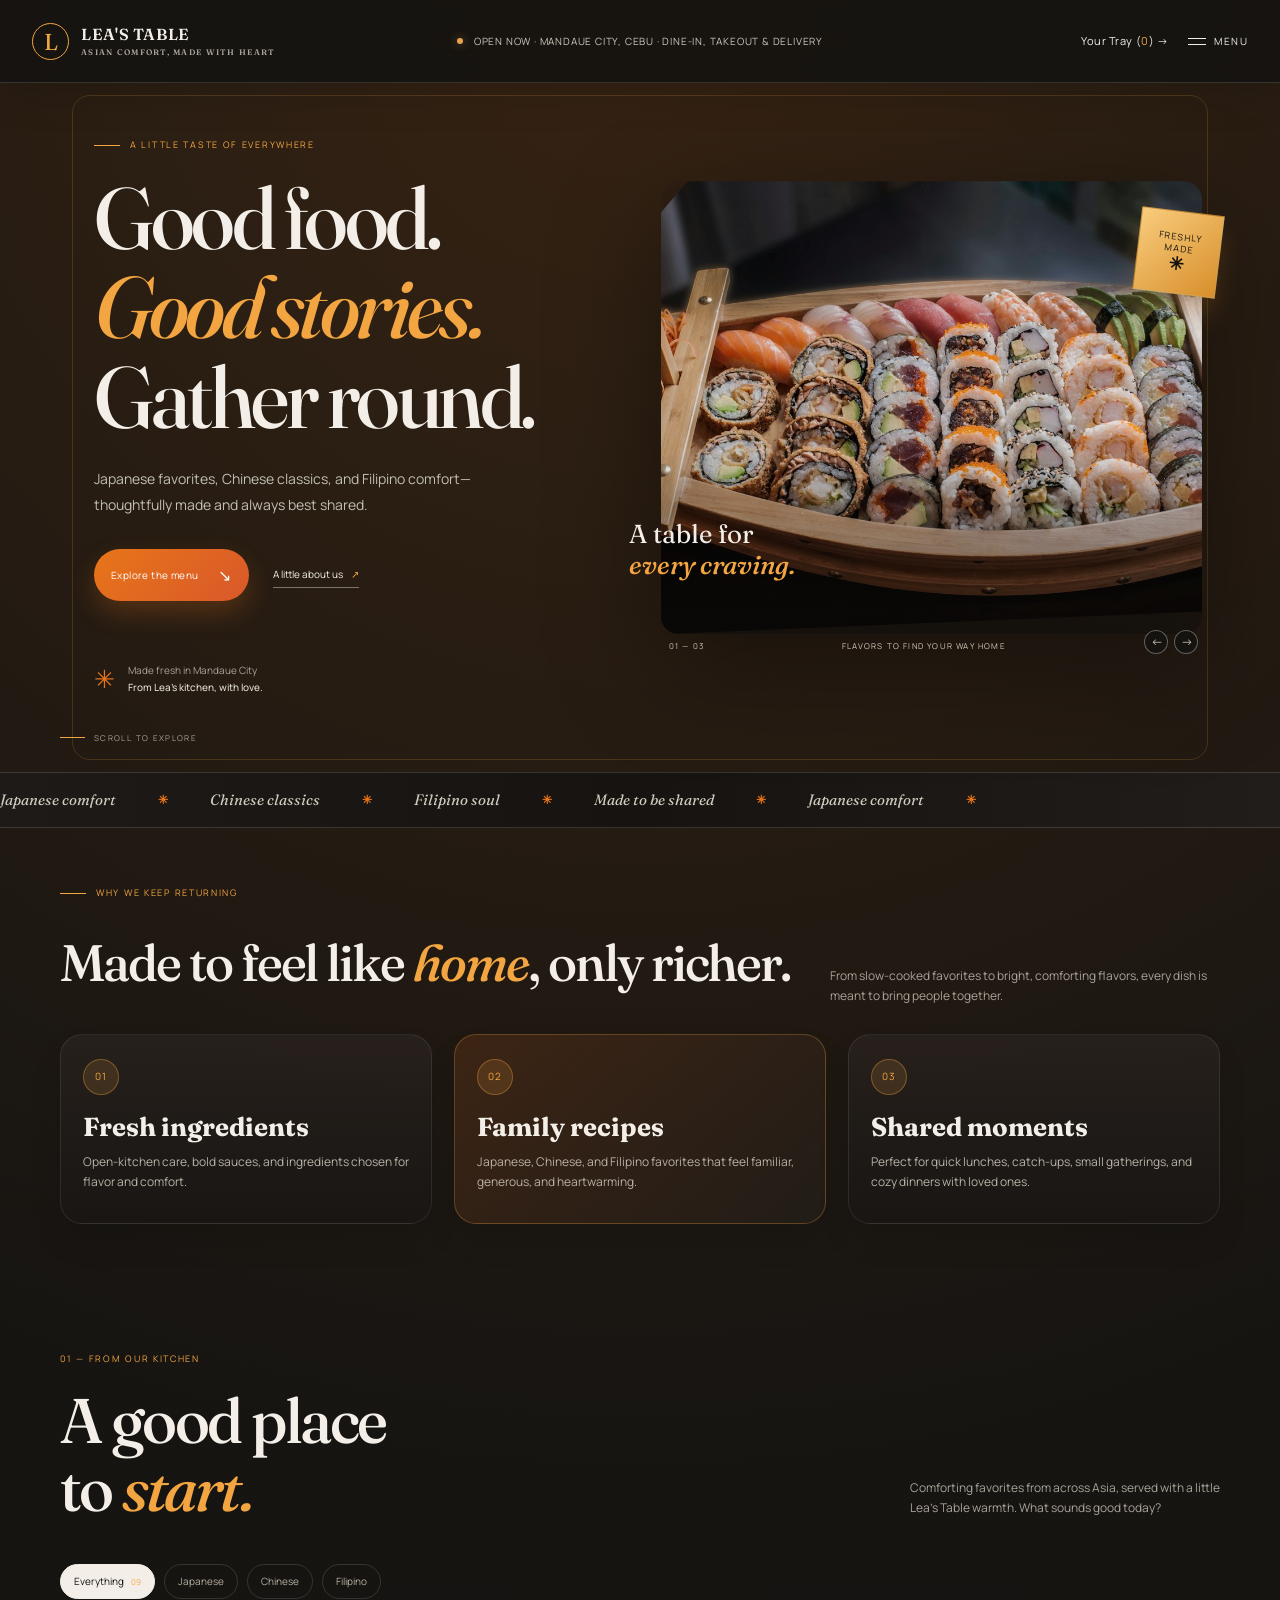
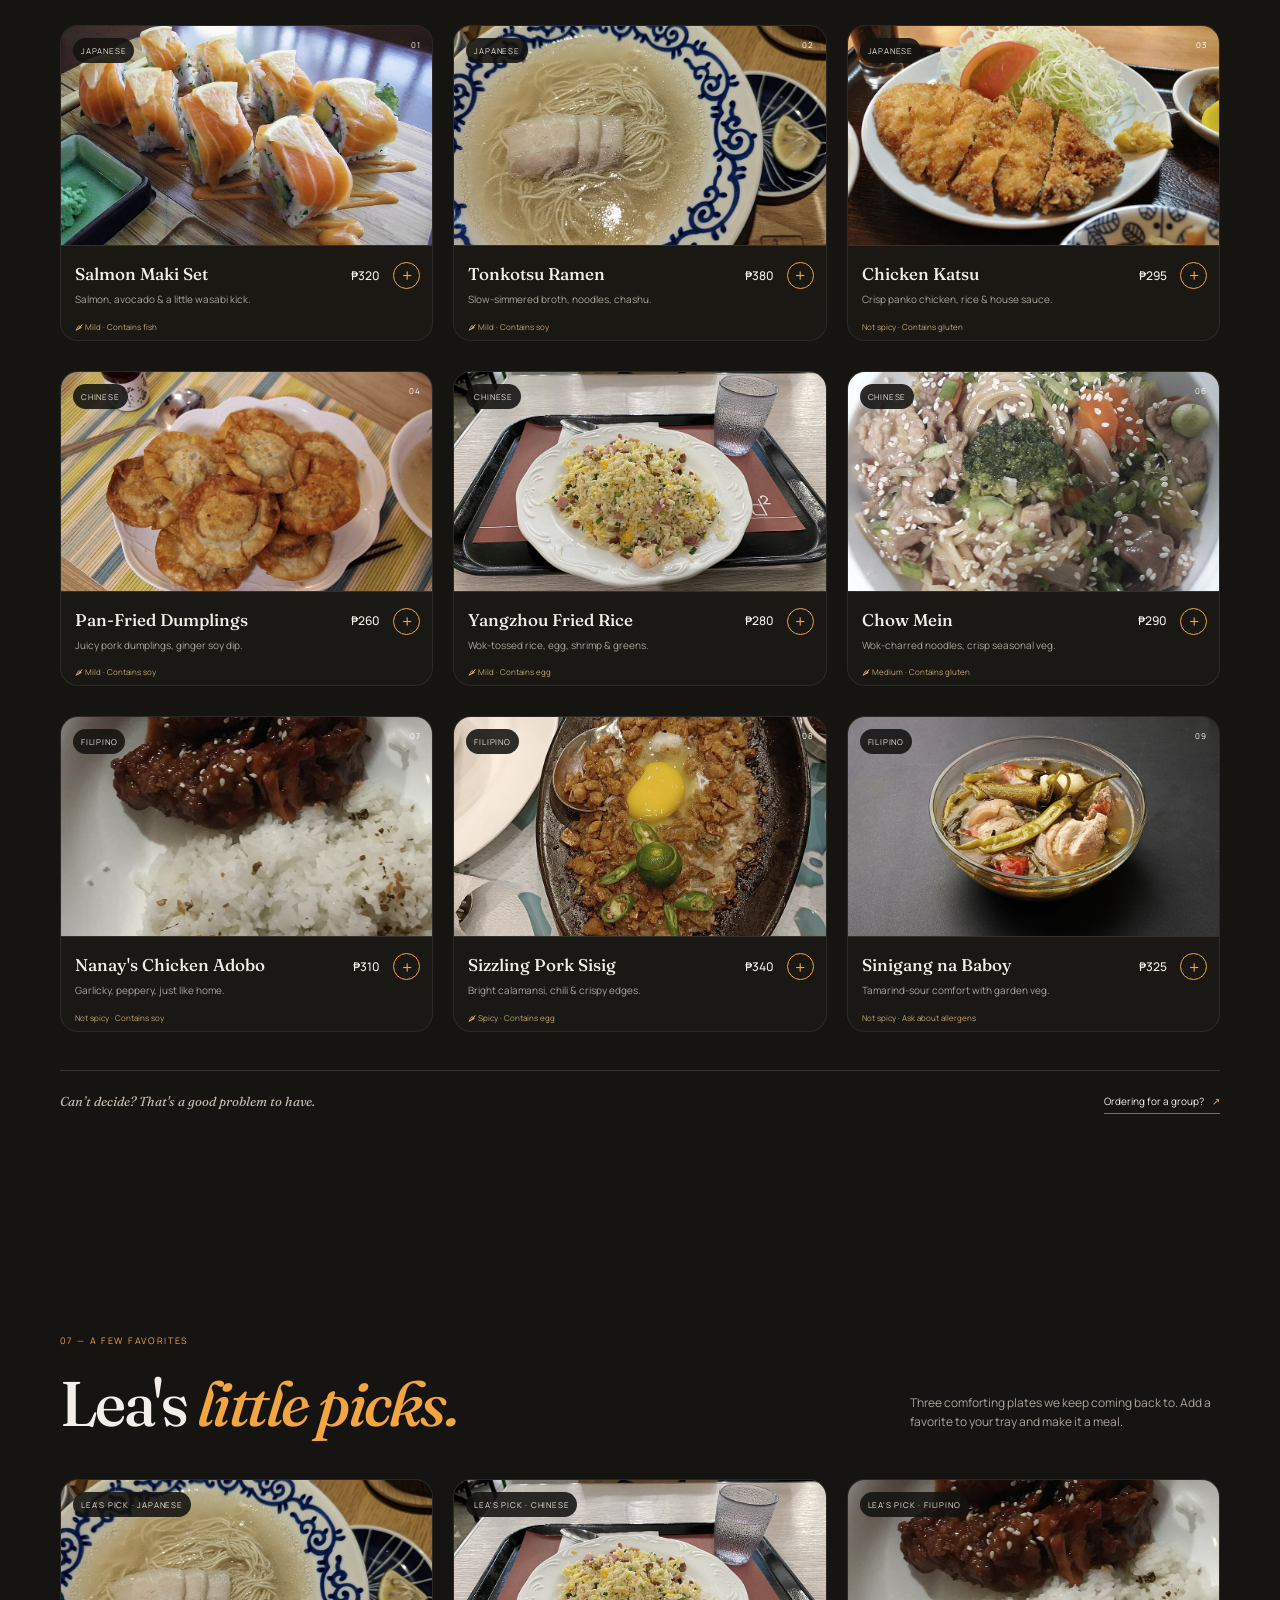
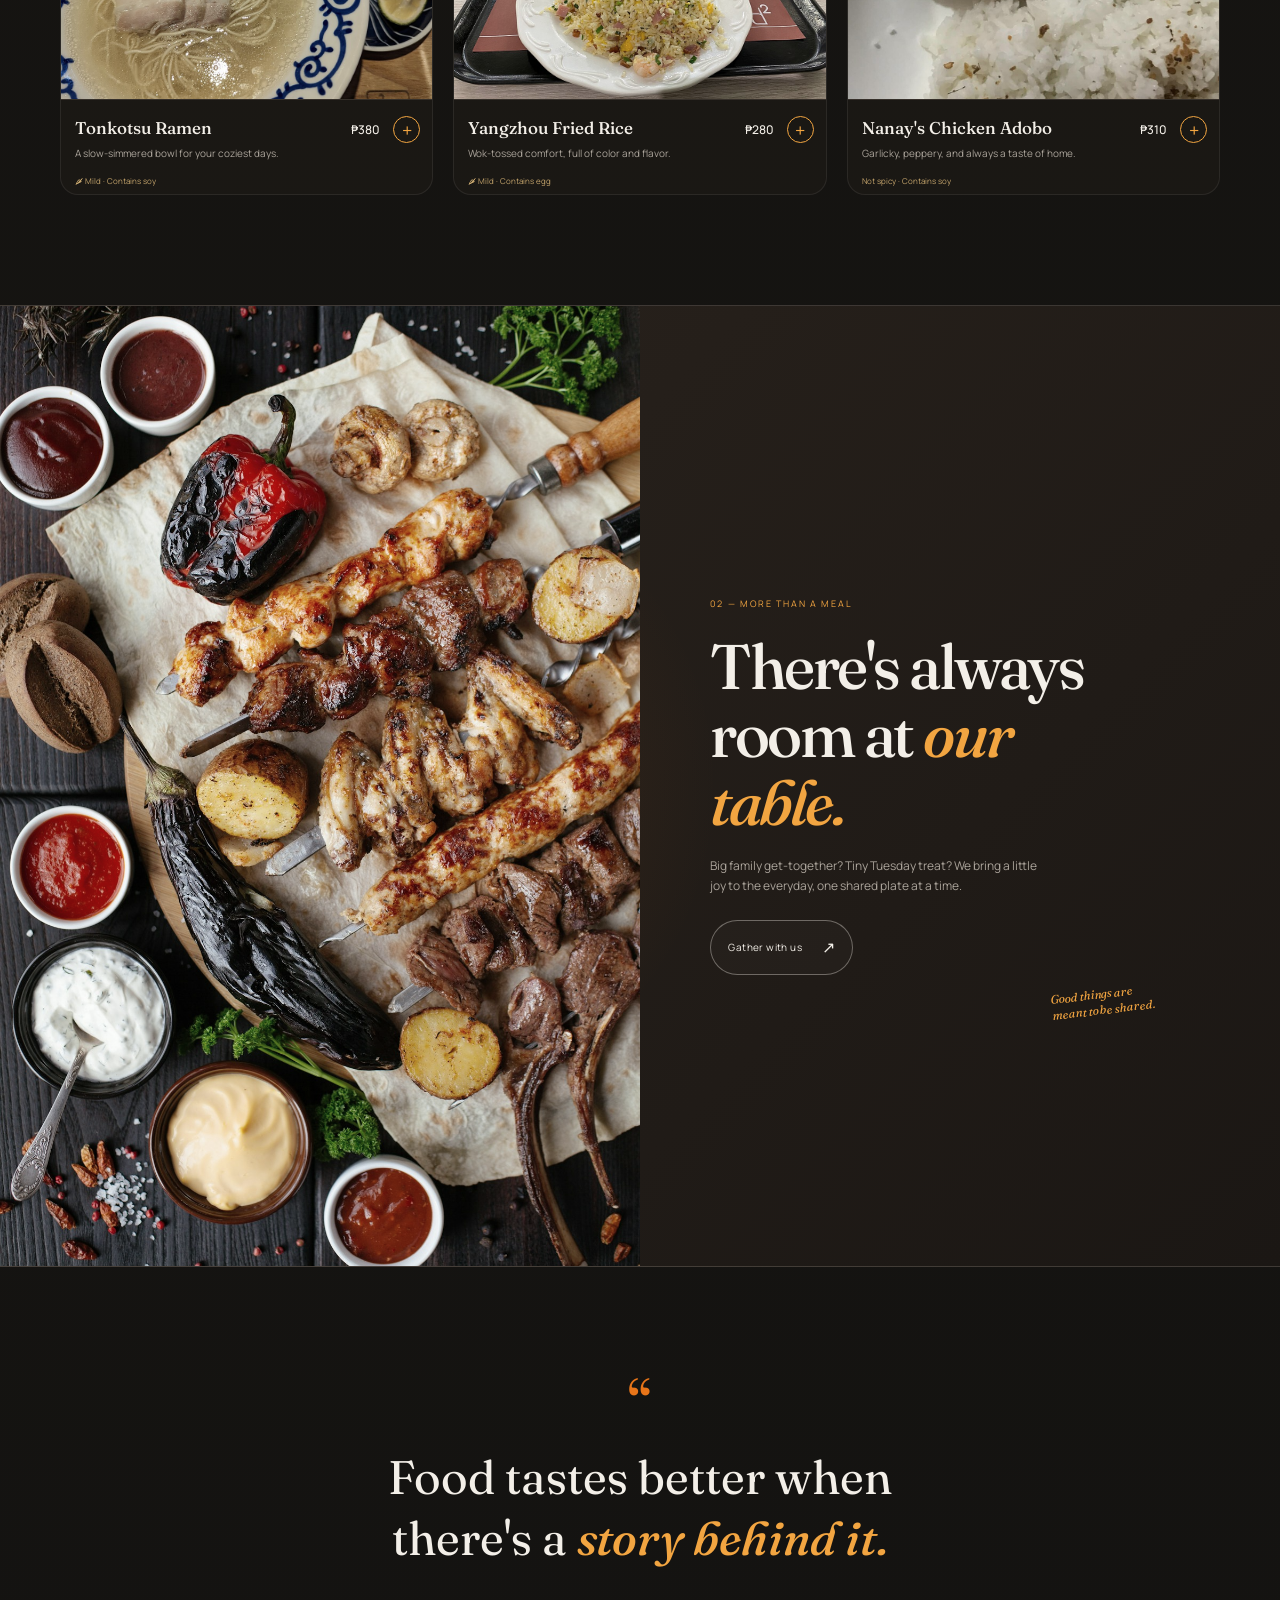
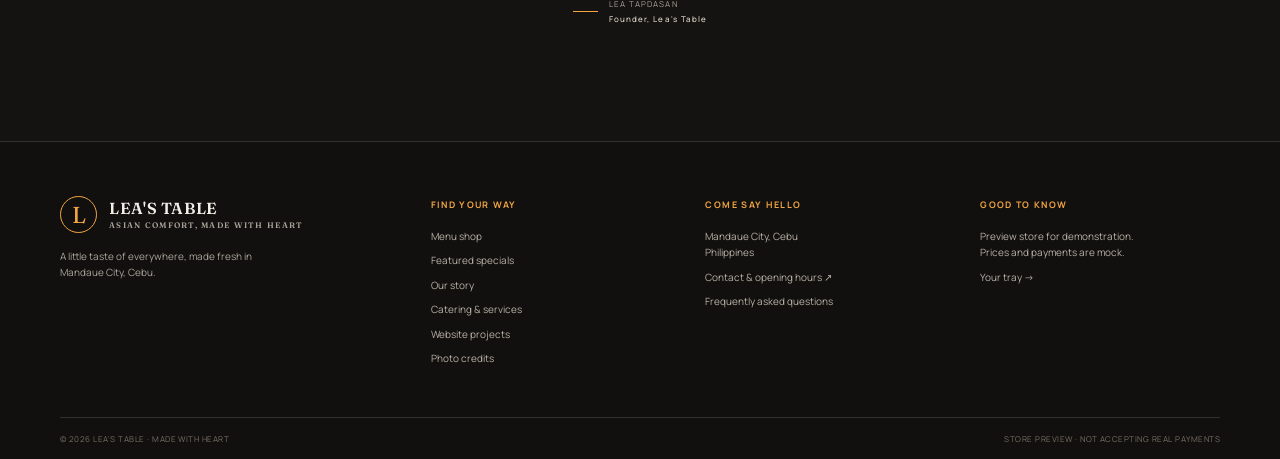
<file: index.html>
<!doctype html>
<html lang="en">
<head>
  <meta charset="utf-8">
  <meta name="viewport" content="width=device-width, initial-scale=1">
  <meta name="theme-color" content="#141311">
  <meta name="description" content="Japanese, Chinese, and Filipino comfort food, made with heart in Mandaue City.">
  <title>Lea's Table — Asian comfort, made with heart</title>
  <link rel="stylesheet" href="styles.css">
  <script src="site.js" defer></script>
</head>
<body>
  <div data-site-header></div>
  <main>
    <section class="hero wrap">
      <div class="hero-copy">
        <p class="eyebrow"><span class="eyebrow-line"></span> A little taste of everywhere</p>
        <h1>Good food.<br><em>Good stories.</em><br>Gather round.</h1>
        <p class="hero-intro">Japanese favorites, Chinese classics, and Filipino comfort—thoughtfully made and always best shared.</p>
        <div class="hero-actions"><a class="button button-red" href="#menu">Explore the menu <span>↘</span></a><a class="text-link" href="about.html">A little about us <span>↗</span></a></div>
        <div class="hero-note"><span class="note-stars">✳</span><span>Made fresh in Mandaue City<br><strong>From Lea's kitchen, with love.</strong></span></div>
      </div>
      <div class="hero-art">
        <img class="hero-photo" src="hero-sushi.jpg" alt="Fresh sushi rolls arranged on a dark platter">
        <div class="photo-stamp"><span>FRESHLY<br>MADE</span><b>✳</b></div>
        <div class="hero-caption"><span data-hero-count aria-live="polite">01 — 03</span><span data-hero-caption>Flavors to find your way home</span><div class="hero-controls"><button type="button" data-hero-prev aria-label="Previous featured dish">←</button><button type="button" data-hero-next aria-label="Next featured dish">→</button></div></div>
        <div class="photo-label">A table for<br><em>every craving.</em></div>
      </div>
      <div class="hero-scroll"><span></span> SCROLL TO EXPLORE</div>
    </section>

    <section class="ticker" aria-label="Our specialties"><div class="ticker-inner"><span>Japanese comfort</span><b>✳</b><span>Chinese classics</span><b>✳</b><span>Filipino soul</span><b>✳</b><span>Made to be shared</span><b>✳</b><span>Japanese comfort</span><b>✳</b></div></section>

    <section class="experience wrap" aria-label="Why guests love Lea's Table">
      <div class="experience-head">
        <div>
          <p class="eyebrow"><span class="eyebrow-line"></span> Why we keep returning</p>
          <h2>Made to feel like <em>home</em>, only richer.</h2>
        </div>
        <p>From slow-cooked favorites to bright, comforting flavors, every dish is meant to bring people together.</p>
      </div>
      <div class="experience-grid">
        <article class="experience-card">
          <span class="card-icon">01</span>
          <h3>Fresh ingredients</h3>
          <p>Open-kitchen care, bold sauces, and ingredients chosen for flavor and comfort.</p>
        </article>
        <article class="experience-card accent-card">
          <span class="card-icon">02</span>
          <h3>Family recipes</h3>
          <p>Japanese, Chinese, and Filipino favorites that feel familiar, generous, and heartwarming.</p>
        </article>
        <article class="experience-card">
          <span class="card-icon">03</span>
          <h3>Shared moments</h3>
          <p>Perfect for quick lunches, catch-ups, small gatherings, and cozy dinners with loved ones.</p>
        </article>
      </div>
    </section>

    <section class="section wrap menu-section" id="menu">
      <div class="section-heading">
        <div><p class="eyebrow">01 — From our kitchen</p><h2>A good place<br>to <em>start.</em></h2></div>
        <p>Comforting favorites from across Asia, served with a little Lea's Table warmth. What sounds good today?</p>
      </div>
      <div class="menu-controls" role="group" aria-label="Filter menu by cuisine">
        <button class="filter-chip active" type="button" data-filter="all">Everything <span>09</span></button>
        <button class="filter-chip" type="button" data-filter="Japanese">Japanese</button>
        <button class="filter-chip" type="button" data-filter="Chinese">Chinese</button>
        <button class="filter-chip" type="button" data-filter="Filipino">Filipino</button>
      </div>
      <div class="food-grid">
        <article class="food-card" data-cuisine="Japanese"><div class="food-image"><img src="salmon-maki.jpg" alt="Salmon-topped sushi rolls with rice and avocado"><span class="food-category">JAPANESE</span><span class="food-number">01</span></div><div class="food-info"><div><h3>Salmon Maki Set</h3><p>Salmon, avocado & a little wasabi kick.</p><span class="food-tags">🌶 Mild · Contains fish</span></div><div class="food-buy"><strong>₱320</strong><button class="add-button" type="button" data-add="Salmon Maki Set" data-price="320" aria-label="Add Salmon Maki Set to tray">+</button></div></div></article>
        <article class="food-card" data-cuisine="Japanese"><div class="food-image"><img src="tonkotsu-ramen.jpg" alt="Tonkotsu ramen with noodles and sliced pork"><span class="food-category">JAPANESE</span><span class="food-number">02</span></div><div class="food-info"><div><h3>Tonkotsu Ramen</h3><p>Slow-simmered broth, noodles, chashu.</p><span class="food-tags">🌶 Mild · Contains soy</span></div><div class="food-buy"><strong>₱380</strong><button class="add-button" type="button" data-add="Tonkotsu Ramen" data-price="380" aria-label="Add Tonkotsu Ramen to tray">+</button></div></div></article>
        <article class="food-card" data-cuisine="Japanese"><div class="food-image"><img src="chicken-katsu.jpg" alt="Breaded chicken katsu served with rice and sides"><span class="food-category">JAPANESE</span><span class="food-number">03</span></div><div class="food-info"><div><h3>Chicken Katsu</h3><p>Crisp panko chicken, rice & house sauce.</p><span class="food-tags">Not spicy · Contains gluten</span></div><div class="food-buy"><strong>₱295</strong><button class="add-button" type="button" data-add="Chicken Katsu" data-price="295" aria-label="Add Chicken Katsu to tray">+</button></div></div></article>
        <article class="food-card" data-cuisine="Chinese"><div class="food-image"><img src="pan-fried-dumplings.jpg" alt="Golden pan-fried dumplings with dipping sauce"><span class="food-category">CHINESE</span><span class="food-number">04</span></div><div class="food-info"><div><h3>Pan-Fried Dumplings</h3><p>Juicy pork dumplings, ginger soy dip.</p><span class="food-tags">🌶 Mild · Contains soy</span></div><div class="food-buy"><strong>₱260</strong><button class="add-button" type="button" data-add="Pan-Fried Dumplings" data-price="260" aria-label="Add Pan-Fried Dumplings to tray">+</button></div></div></article>
        <article class="food-card" data-cuisine="Chinese"><div class="food-image"><img src="yangzhou-fried-rice.jpg" alt="Yangzhou fried rice with egg, shrimp, and ham"><span class="food-category">CHINESE</span><span class="food-number">05</span></div><div class="food-info"><div><h3>Yangzhou Fried Rice</h3><p>Wok-tossed rice, egg, shrimp & greens.</p><span class="food-tags">🌶 Mild · Contains egg</span></div><div class="food-buy"><strong>₱280</strong><button class="add-button" type="button" data-add="Yangzhou Fried Rice" data-price="280" aria-label="Add Yangzhou Fried Rice to tray">+</button></div></div></article>
        <article class="food-card" data-cuisine="Chinese"><div class="food-image"><img src="chow-mein.jpg" alt="Chow mein noodles with vegetables and chicken"><span class="food-category">CHINESE</span><span class="food-number">06</span></div><div class="food-info"><div><h3>Chow Mein</h3><p>Wok-charred noodles, crisp seasonal veg.</p><span class="food-tags">🌶 Medium · Contains gluten</span></div><div class="food-buy"><strong>₱290</strong><button class="add-button" type="button" data-add="Chow Mein" data-price="290" aria-label="Add Chow Mein to tray">+</button></div></div></article>
        <article class="food-card" data-cuisine="Filipino"><div class="food-image"><img src="chicken-adobo.jpg" alt="Filipino chicken adobo served with rice"><span class="food-category">FILIPINO</span><span class="food-number">07</span></div><div class="food-info"><div><h3>Nanay's Chicken Adobo</h3><p>Garlicky, peppery, just like home.</p><span class="food-tags">Not spicy · Contains soy</span></div><div class="food-buy"><strong>₱310</strong><button class="add-button" type="button" data-add="Nanay's Chicken Adobo" data-price="310" aria-label="Add Nanay's Chicken Adobo to tray">+</button></div></div></article>
        <article class="food-card" data-cuisine="Filipino"><div class="food-image"><img src="pork-sisig.jpg" alt="Sizzling pork sisig topped with egg and chili"><span class="food-category">FILIPINO</span><span class="food-number">08</span></div><div class="food-info"><div><h3>Sizzling Pork Sisig</h3><p>Bright calamansi, chili & crispy edges.</p><span class="food-tags">🌶 Spicy · Contains egg</span></div><div class="food-buy"><strong>₱340</strong><button class="add-button" type="button" data-add="Sizzling Pork Sisig" data-price="340" aria-label="Add Sizzling Pork Sisig to tray">+</button></div></div></article>
        <article class="food-card" data-cuisine="Filipino"><div class="food-image"><img src="sinigang-na-baboy.jpg" alt="Pork sinigang soup with vegetables"><span class="food-category">FILIPINO</span><span class="food-number">09</span></div><div class="food-info"><div><h3>Sinigang na Baboy</h3><p>Tamarind-sour comfort with garden veg.</p><span class="food-tags">Not spicy · Ask about allergens</span></div><div class="food-buy"><strong>₱325</strong><button class="add-button" type="button" data-add="Sinigang na Baboy" data-price="325" aria-label="Add Sinigang na Baboy to tray">+</button></div></div></article>
      </div>
      <div class="menu-bottom"><p>Can’t decide? That's a good problem to have.</p><a class="text-link" href="services.html">Ordering for a group? <span>↗</span></a></div>
    </section>

    <section class="section wrap special-section" id="specials">
      <div class="section-heading">
        <div><p class="eyebrow">07 — A few favorites</p><h2>Lea's <em>little picks.</em></h2></div>
        <p>Three comforting plates we keep coming back to. Add a favorite to your tray and make it a meal.</p>
      </div>
      <div class="food-grid">
        <article class="food-card"><div class="food-image"><img src="tonkotsu-ramen.jpg" alt="A bowl of tonkotsu ramen, one of Lea's picks"><span class="food-category">LEA'S PICK · JAPANESE</span></div><div class="food-info"><div><h3>Tonkotsu Ramen</h3><p>A slow-simmered bowl for your coziest days.</p><span class="food-tags">🌶 Mild · Contains soy</span></div><div class="food-buy"><strong>₱380</strong><button class="add-button" type="button" data-add="Tonkotsu Ramen" data-price="380" aria-label="Add Tonkotsu Ramen to tray">+</button></div></div></article>
        <article class="food-card"><div class="food-image"><img src="yangzhou-fried-rice.jpg" alt="Yangzhou fried rice selected as a favorite"><span class="food-category">LEA'S PICK · CHINESE</span></div><div class="food-info"><div><h3>Yangzhou Fried Rice</h3><p>Wok-tossed comfort, full of color and flavor.</p><span class="food-tags">🌶 Mild · Contains egg</span></div><div class="food-buy"><strong>₱280</strong><button class="add-button" type="button" data-add="Yangzhou Fried Rice" data-price="280" aria-label="Add Yangzhou Fried Rice to tray">+</button></div></div></article>
        <article class="food-card"><div class="food-image"><img src="chicken-adobo.jpg" alt="A homestyle Filipino chicken adobo plate"><span class="food-category">LEA'S PICK · FILIPINO</span></div><div class="food-info"><div><h3>Nanay's Chicken Adobo</h3><p>Garlicky, peppery, and always a taste of home.</p><span class="food-tags">Not spicy · Contains soy</span></div><div class="food-buy"><strong>₱310</strong><button class="add-button" type="button" data-add="Nanay's Chicken Adobo" data-price="310" aria-label="Add Nanay's Chicken Adobo to tray">+</button></div></div></article>
      </div>
    </section>

    <section class="feature-band">
      <div class="feature-image"><img src="shared-meal.jpg" alt="Grilled food ready to be shared around the table"></div>
      <div class="feature-copy"><p class="eyebrow">02 — More than a meal</p><h2>There's always<br>room at <em>our table.</em></h2><p>Big family get-together? Tiny Tuesday treat? We bring a little joy to the everyday, one shared plate at a time.</p><a class="button button-outline" href="services.html">Gather with us <span>↗</span></a><span class="feature-aside">Good things are<br>meant to be shared.</span></div>
    </section>

    <section class="quote-section wrap"><span class="quote-mark">“</span><blockquote>Food tastes better when<br>there's a <em>story behind it.</em></blockquote><div class="quote-credit"><span class="credit-line"></span><span>LEA TAPDASAN<br><b>Founder, Lea's Table</b></span></div></section>
  </main>
  <div data-site-footer></div>
</body>
</html>
</file>
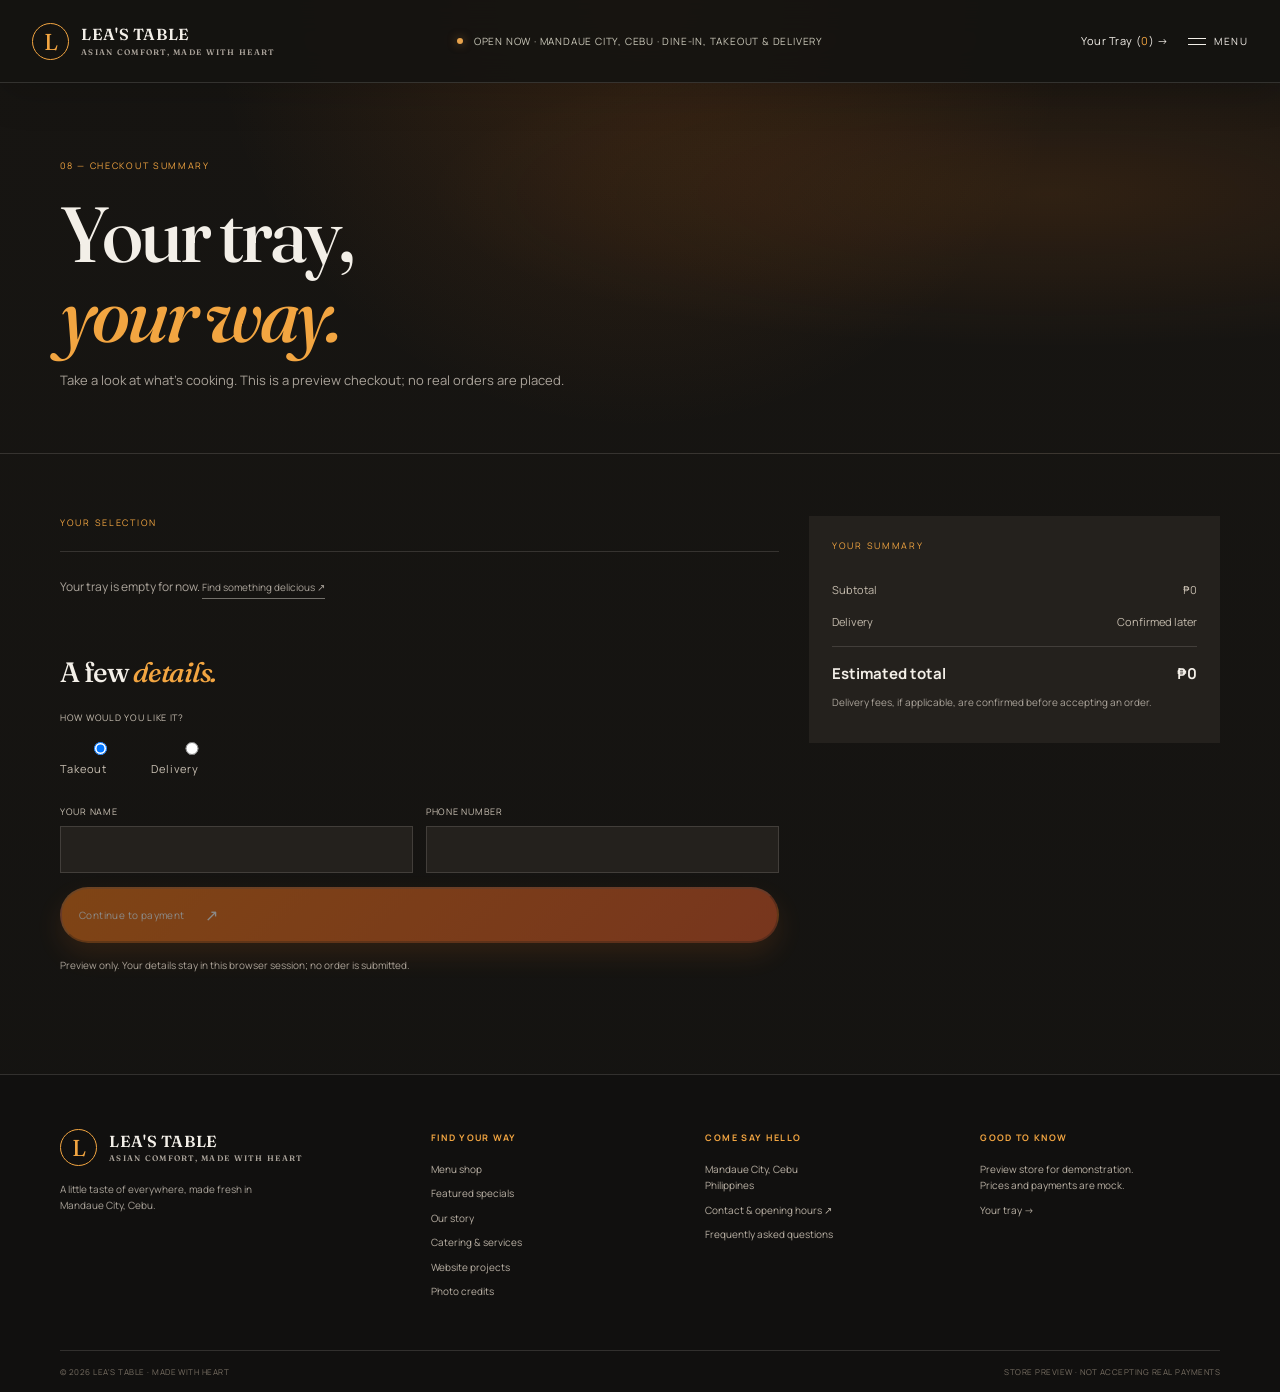
<file: checkout.html>
<!doctype html>
<html lang="en"><head><meta charset="utf-8"><meta name="viewport" content="width=device-width, initial-scale=1"><meta name="description" content="Review your Lea's Table order preview."><title>Your Tray — Lea's Table</title><link rel="stylesheet" href="styles.css"><script src="site.js" defer></script></head>
<body><div data-site-header></div><main>
  <section class="page-hero"><div class="wrap"><p class="eyebrow">08 — Checkout summary</p><h1>Your tray,<br><em>your way.</em></h1><p>Take a look at what's cooking. This is a preview checkout; no real orders are placed.</p></div></section>
  <section class="page-content wrap"><div class="checkout-layout"><div><p class="eyebrow">Your selection</p><div class="tray-list" data-checkout-items></div><h2 style="font-size:28px;margin-top:34px">A few <em>details.</em></h2><form class="checkout-form">
    <div class="field"><label>HOW WOULD YOU LIKE IT?</label><div class="delivery-options"><label><input type="radio" name="fulfillment" value="takeout" checked> Takeout</label><label><input type="radio" name="fulfillment" value="delivery"> Delivery</label></div></div>
    <div class="field" data-address-field hidden><label for="delivery-address">DELIVERY ADDRESS</label><input id="delivery-address" name="address" autocomplete="street-address" placeholder="Street, barangay, Mandaue City"></div>
    <div class="form-row"><div class="field"><label for="order-name">YOUR NAME</label><input id="order-name" name="name" required autocomplete="name"></div><div class="field"><label for="order-phone">PHONE NUMBER</label><input id="order-phone" name="phone" type="tel" required autocomplete="tel"></div></div>
    <button class="button button-red" type="submit" data-proceed>Continue to payment <span>↗</span></button><p class="payment-note">Preview only. Your details stay in this browser session; no order is submitted.</p>
  </form></div><aside class="summary-box"><p class="eyebrow">Your summary</p><div class="summary-line"><span>Subtotal</span><span data-subtotal>₱0</span></div><div class="summary-line"><span>Delivery</span><span>Confirmed later</span></div><div class="summary-line summary-total"><strong>Estimated total</strong><strong data-total>₱0</strong></div><p class="payment-note">Delivery fees, if applicable, are confirmed before accepting an order.</p></aside></div></section>
</main><div data-site-footer></div></body></html>
</file>
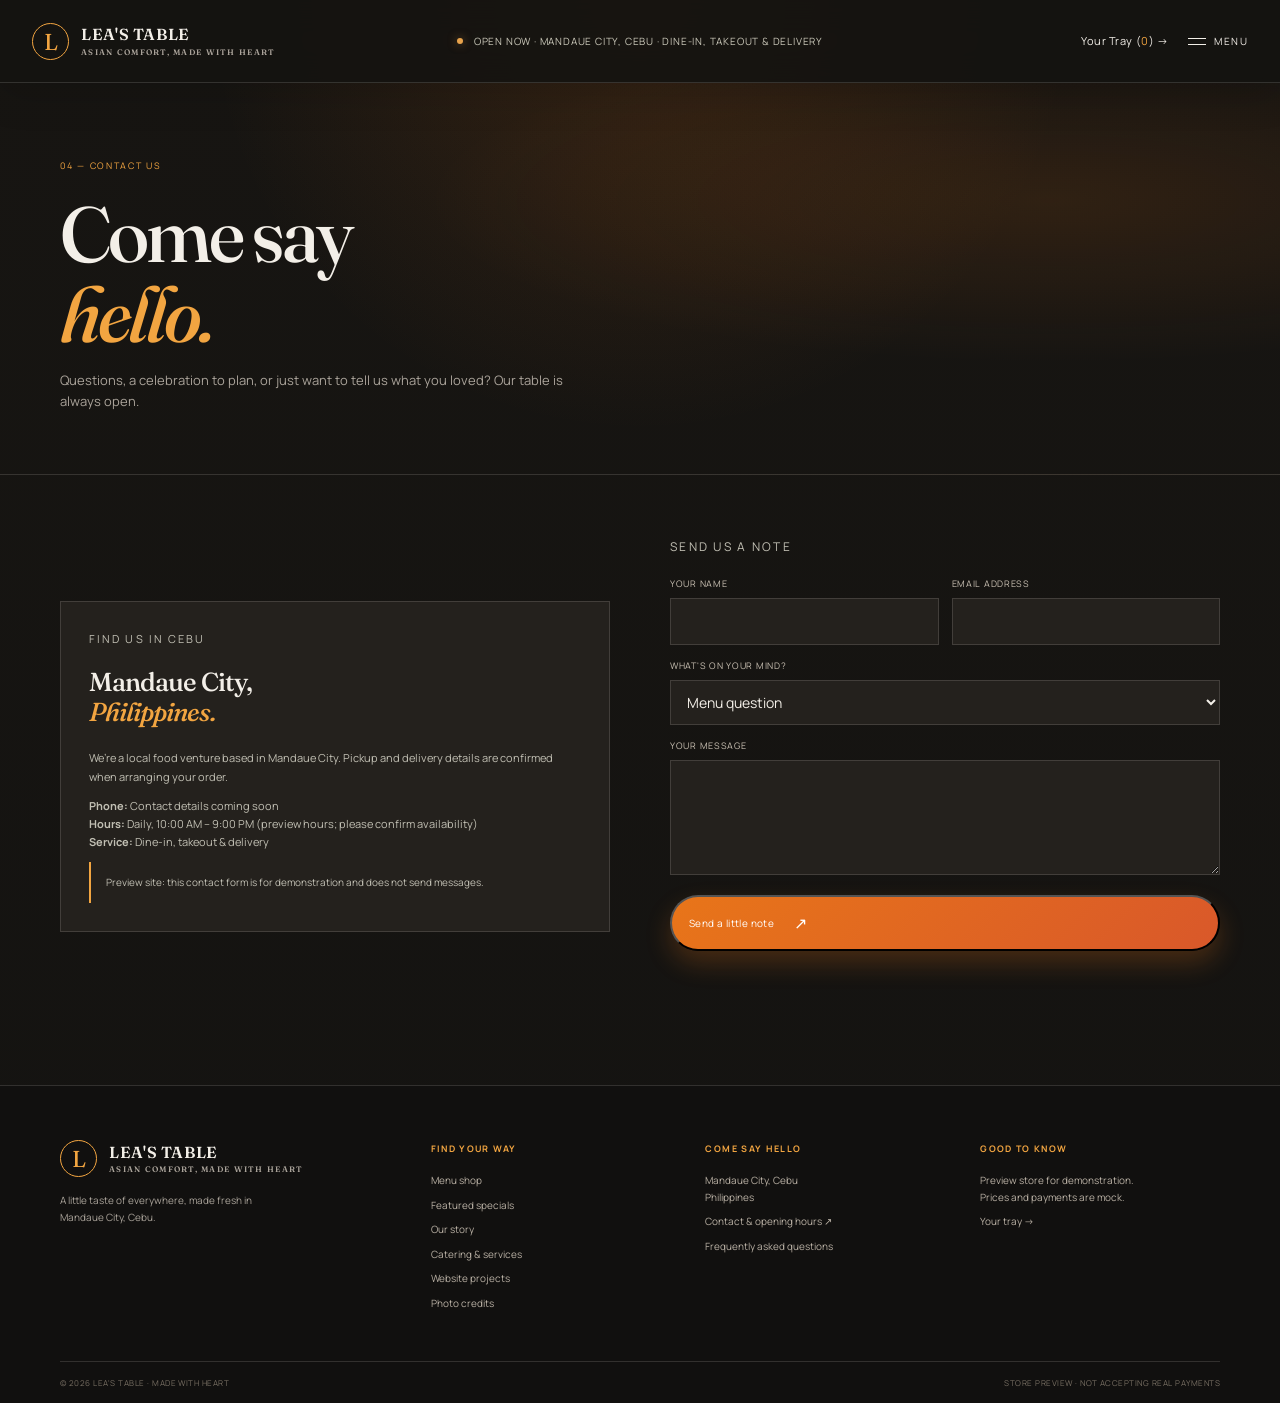
<file: contact.html>
<!doctype html>
<html lang="en"><head><meta charset="utf-8"><meta name="viewport" content="width=device-width, initial-scale=1"><meta name="description" content="Get in touch with Lea's Table in Mandaue City, Cebu."><title>Contact — Lea's Table</title><link rel="stylesheet" href="styles.css"><script src="site.js" defer></script></head>
<body><div data-site-header></div><main>
  <section class="page-hero"><div class="wrap"><p class="eyebrow">04 — Contact us</p><h1>Come say<br><em>hello.</em></h1><p>Questions, a celebration to plan, or just want to tell us what you loved? Our table is always open.</p></div></section>
  <section class="page-content wrap"><div class="content-grid"><div class="info-panel"><p class="eyebrow">Find us in Cebu</p><h2>Mandaue City,<br><em>Philippines.</em></h2><p>We’re a local food venture based in Mandaue City. Pickup and delivery details are confirmed when arranging your order.</p><p><strong>Phone:</strong> Contact details coming soon<br><strong>Hours:</strong> Daily, 10:00 AM – 9:00 PM (preview hours; please confirm availability)<br><strong>Service:</strong> Dine-in, takeout & delivery</p><div class="notice">Preview site: this contact form is for demonstration and does not send messages.</div></div><div><p class="eyebrow">Send us a note</p><form class="contact-form" data-contact-form><div class="form-row"><div class="field"><label for="contact-name">YOUR NAME</label><input id="contact-name" name="name" required autocomplete="name"></div><div class="field"><label for="contact-email">EMAIL ADDRESS</label><input id="contact-email" name="email" type="email" required autocomplete="email"></div></div><div class="field"><label for="contact-topic">WHAT'S ON YOUR MIND?</label><select id="contact-topic" name="topic"><option>Menu question</option><option>Catering or party trays</option><option>Delivery area</option><option>Something else</option></select></div><div class="field"><label for="contact-message">YOUR MESSAGE</label><textarea id="contact-message" name="message" required></textarea></div><button class="button button-red" type="submit">Send a little note <span>↗</span></button><p class="form-status" data-contact-status aria-live="polite"></p></form></div></div></section>
</main><div data-site-footer></div></body></html>
</file>
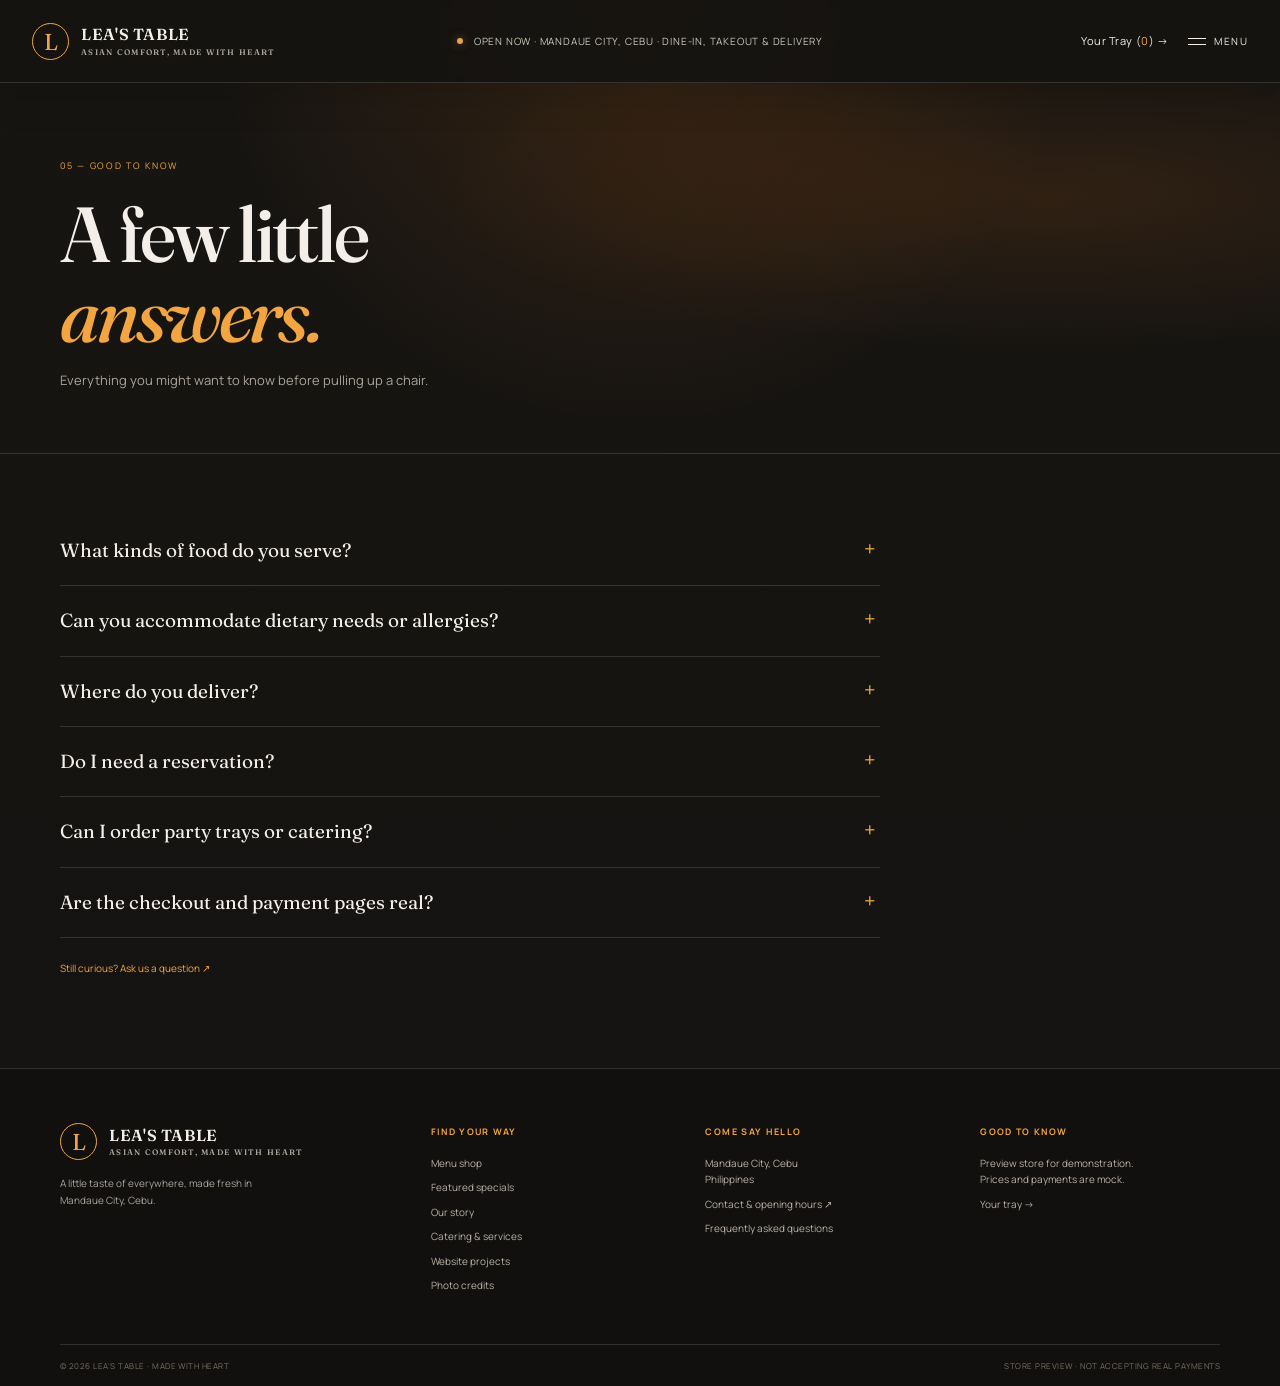
<file: faq.html>
<!doctype html>
<html lang="en"><head><meta charset="utf-8"><meta name="viewport" content="width=device-width, initial-scale=1"><meta name="description" content="Frequently asked questions about Lea's Table menu, dietary options, delivery, and reservations."><title>Frequently Asked Questions — Lea's Table</title><link rel="stylesheet" href="styles.css"><script src="site.js" defer></script></head>
<body><div data-site-header></div><main>
  <section class="page-hero"><div class="wrap"><p class="eyebrow">05 — Good to know</p><h1>A few little<br><em>answers.</em></h1><p>Everything you might want to know before pulling up a chair.</p></div></section>
  <section class="page-content wrap"><div class="faq-list">
    <details class="faq-item"><summary>What kinds of food do you serve?</summary><p>Our menu brings together Japanese favorites like sushi, ramen, and katsu; Chinese classics including dumplings, fried rice, and noodles; and Filipino comfort food such as adobo, sisig, and sinigang.</p></details>
    <details class="faq-item"><summary>Can you accommodate dietary needs or allergies?</summary><p>Some dishes may be adjusted. Please tell us about your dietary needs and allergies before ordering. Our kitchen handles common allergens, so we cannot guarantee an allergen-free meal.</p></details>
    <details class="faq-item"><summary>Where do you deliver?</summary><p>We serve Mandaue City and selected nearby areas in Cebu, subject to availability. We’ll confirm the delivery radius, timing, and any delivery fee when arranging your order.</p></details>
    <details class="faq-item"><summary>Do I need a reservation?</summary><p>For groups, private dining, and catering, getting in touch ahead of time is recommended. Availability depends on the date and group size.</p></details>
    <details class="faq-item"><summary>Can I order party trays or catering?</summary><p>Absolutely. Visit our Culinary Services page and contact us with your date, guest count, and the kind of gathering you’re planning.</p></details>
    <details class="faq-item"><summary>Are the checkout and payment pages real?</summary><p>No. This is a store preview. Adding items and trying the checkout flow are demonstrations only; no real orders or payments are processed.</p></details>
    <a class="showcase-link" href="contact.html">Still curious? Ask us a question ↗</a>
  </div></section>
</main><div data-site-footer></div></body></html>
</file>
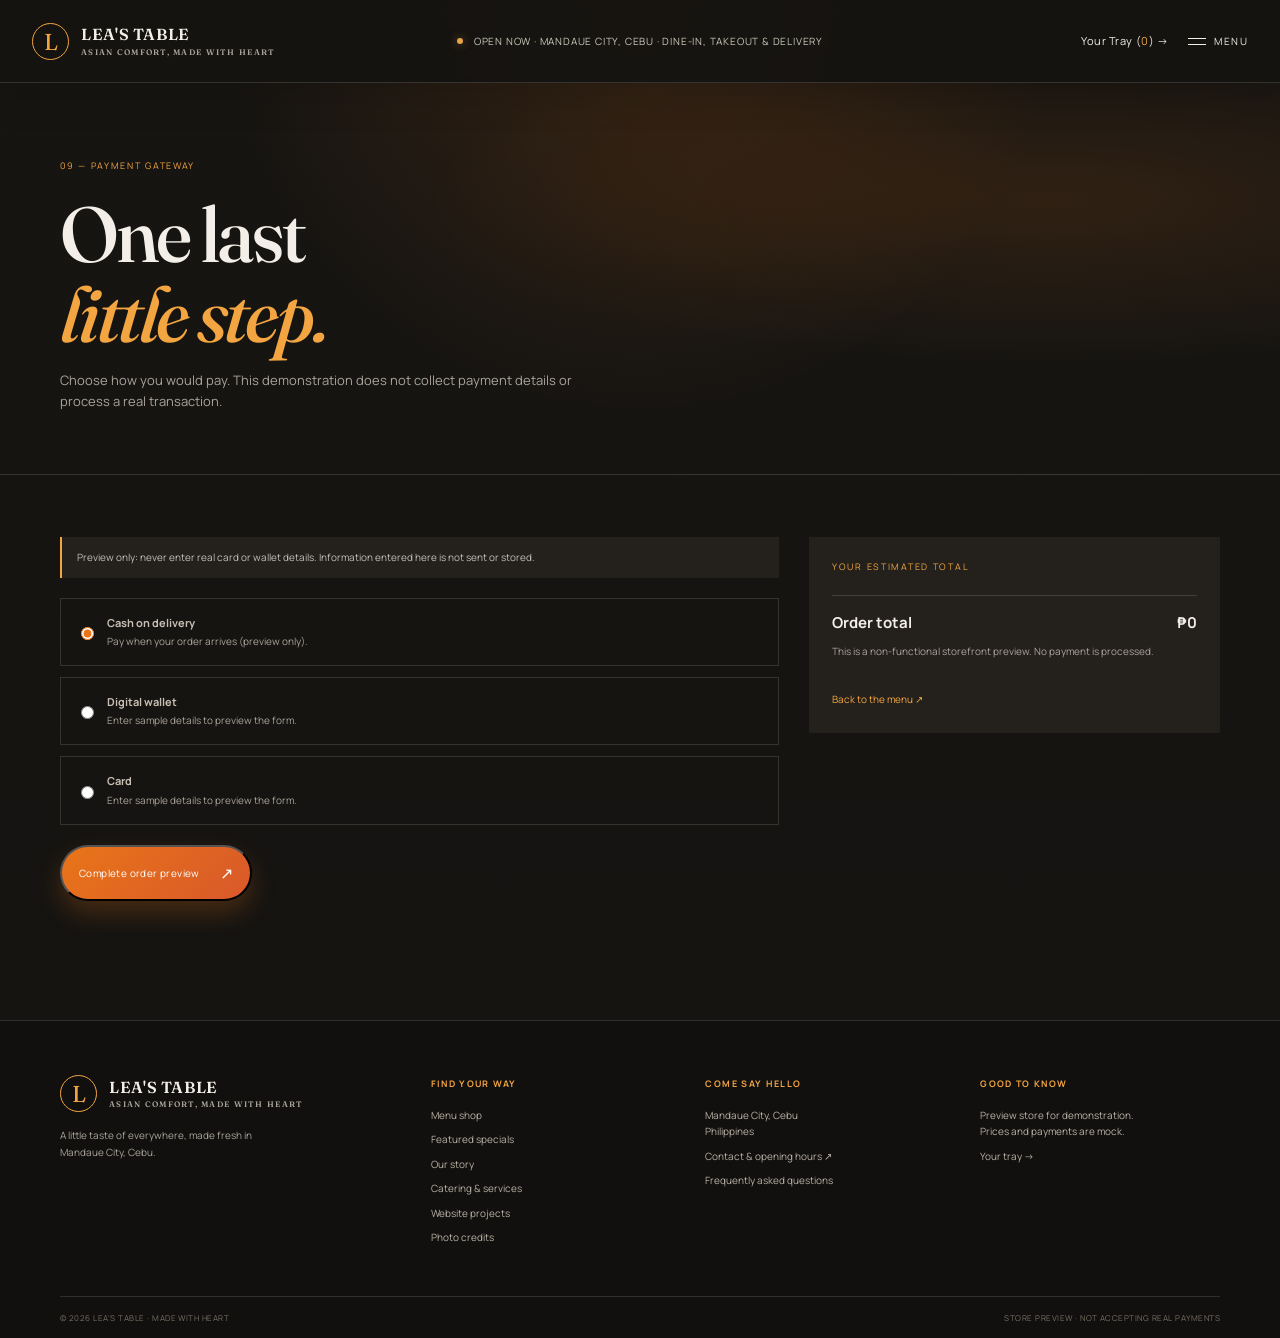
<file: payment.html>
<!doctype html>
<html lang="en"><head><meta charset="utf-8"><meta name="viewport" content="width=device-width, initial-scale=1"><meta name="description" content="Choose a mock payment method for your Lea's Table order preview."><title>Payment Preview — Lea's Table</title><link rel="stylesheet" href="styles.css"><script src="site.js" defer></script></head>
<body><div data-site-header></div><main>
  <section class="page-hero"><div class="wrap"><p class="eyebrow">09 — Payment gateway</p><h1>One last<br><em>little step.</em></h1><p>Choose how you would pay. This demonstration does not collect payment details or process a real transaction.</p></div></section>
  <section class="page-content wrap"><div class="checkout-layout"><div><div class="notice">Preview only: never enter real card or wallet details. Information entered here is not sent or stored.</div><form data-payment-form autocomplete="off">
    <div class="payment-options" role="radiogroup" aria-label="Choose a payment method">
      <label><input type="radio" name="payment-method" value="cash" checked> <span><strong>Cash on delivery</strong><br><span class="payment-note">Pay when your order arrives (preview only).</span></span></label>
      <label><input type="radio" name="payment-method" value="wallet"> <span><strong>Digital wallet</strong><br><span class="payment-note">Enter sample details to preview the form.</span></span></label>
      <label><input type="radio" name="payment-method" value="card"> <span><strong>Card</strong><br><span class="payment-note">Enter sample details to preview the form.</span></span></label>
    </div>
    <fieldset class="payment-details" data-payment-fields="wallet" hidden disabled>
      <legend>Digital wallet details</legend>
      <p class="detail-note">Use sample information only. No wallet is connected.</p>
      <div class="field"><label for="wallet-provider">Wallet provider</label><select id="wallet-provider" name="wallet-provider" required><option value="" selected disabled>Choose a provider</option><option value="gcash">GCash</option><option value="maya">Maya</option></select></div>
      <div class="field"><label for="wallet-account-name">Account name</label><input id="wallet-account-name" name="wallet-account-name" type="text" autocomplete="off" placeholder="Sample Name" required></div>
      <div class="field"><label for="wallet-contact">Wallet mobile number or email</label><input id="wallet-contact" name="wallet-contact" type="text" autocomplete="off" placeholder="sample@example.com" required></div>
    </fieldset>
    <fieldset class="payment-details" data-payment-fields="card" hidden disabled>
      <legend>Card details</legend>
      <p class="detail-note">Use sample information only. This form does not authorize or process a card.</p>
      <div class="field"><label for="cardholder-name">Name on card</label><input id="cardholder-name" name="cardholder-name" type="text" autocomplete="off" placeholder="Sample Name" required></div>
      <div class="field"><label for="card-number">Card number</label><input id="card-number" name="card-number" type="text" inputmode="numeric" autocomplete="off" placeholder="0000 0000 0000 0000" pattern="[0-9 ]{12,23}" title="Enter sample digits only." maxlength="23" required></div>
      <div class="form-row">
        <div class="field"><label for="card-expiry">Expiry date (MM/YY)</label><input id="card-expiry" name="card-expiry" type="text" inputmode="numeric" autocomplete="off" placeholder="MM/YY" pattern="(0[1-9]|1[0-2])/[0-9]{2}" title="Use MM/YY format." maxlength="5" required></div>
        <div class="field"><label for="card-security-code">Security code</label><input id="card-security-code" name="card-security-code" type="password" inputmode="numeric" autocomplete="off" placeholder="3 or 4 digits" pattern="[0-9]{3,4}" title="Enter 3 or 4 sample digits." maxlength="4" required></div>
      </div>
    </fieldset>
    <button class="button button-red" type="submit" data-payment-submit disabled>Complete order preview <span>↗</span></button><p data-payment-status class="form-status" aria-live="polite"></p>
  </form></div><aside class="summary-box"><p class="eyebrow">Your estimated total</p><div class="summary-line summary-total"><strong>Order total</strong><strong data-payment-total>₱0</strong></div><p class="payment-note">This is a non-functional storefront preview. No payment is processed.</p><a class="showcase-link" href="index.html#menu">Back to the menu ↗</a></aside></div></section>
</main><div data-site-footer></div></body></html>
</file>
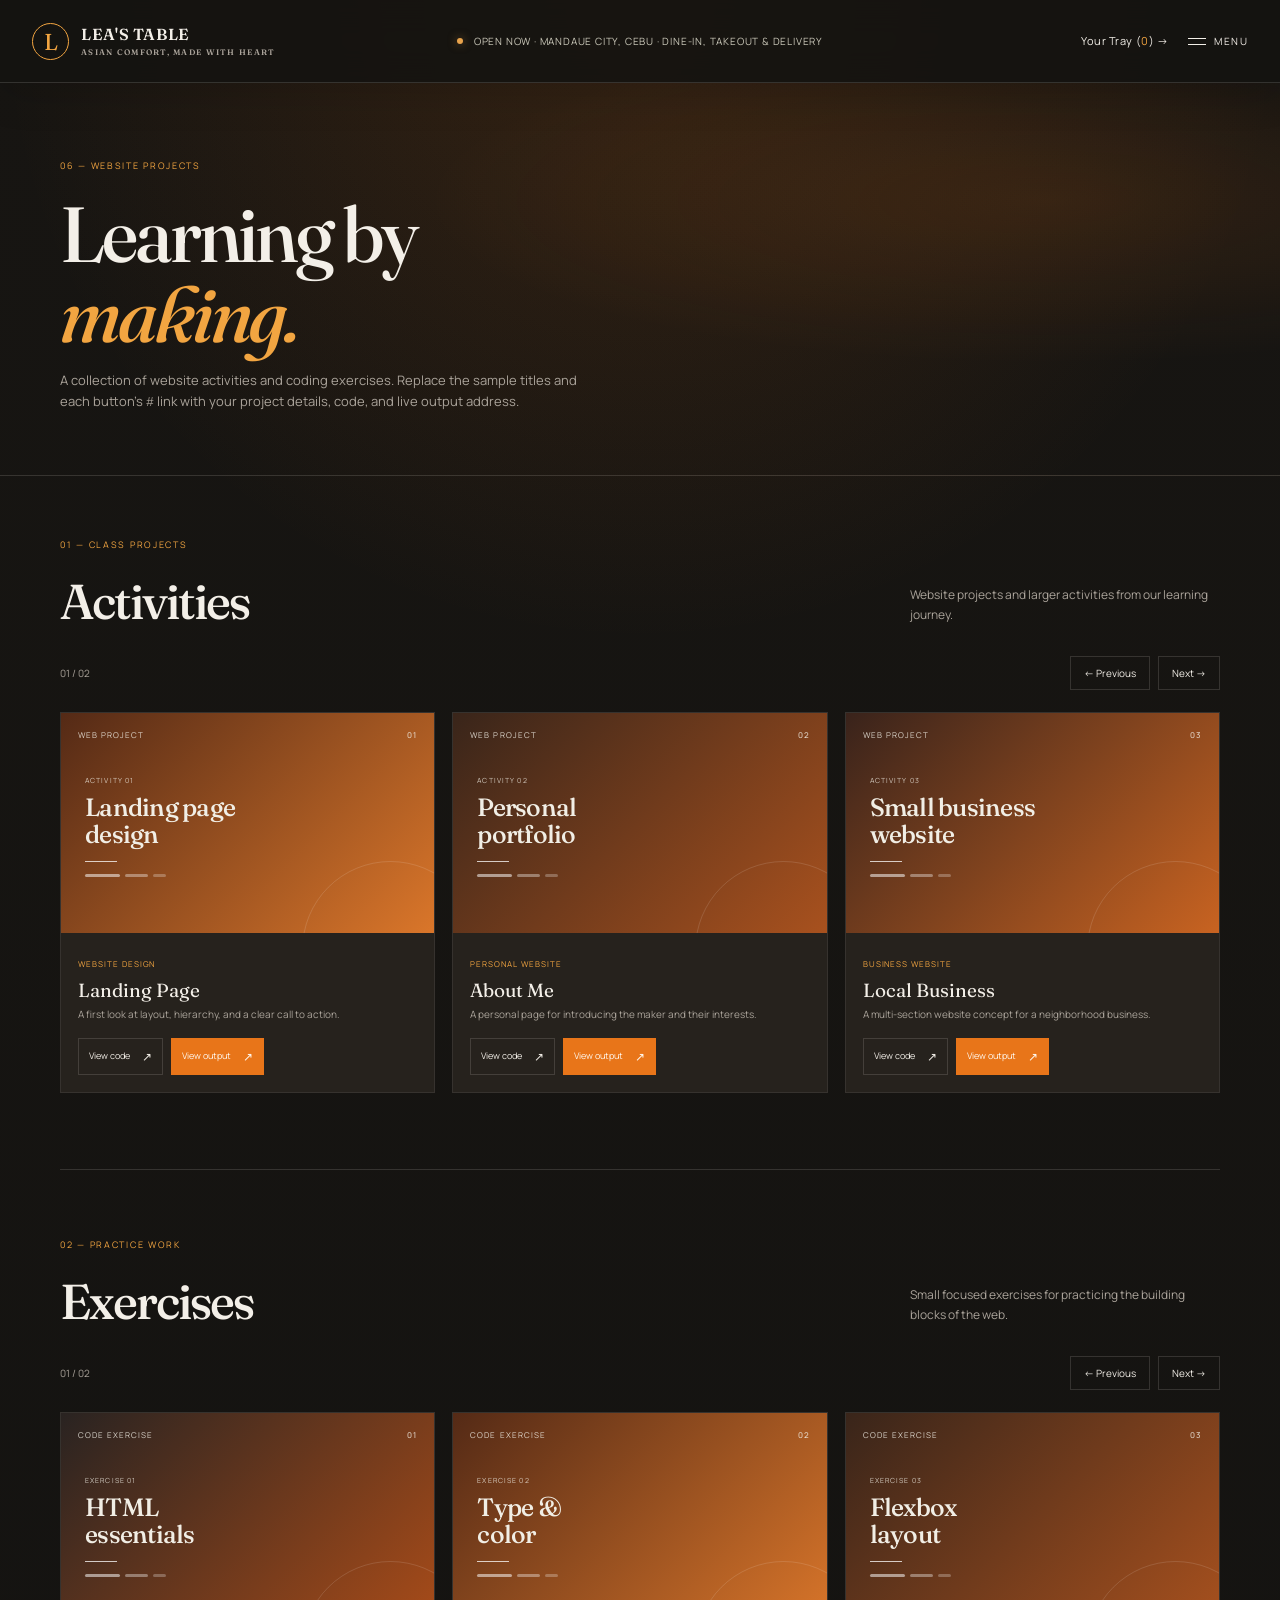
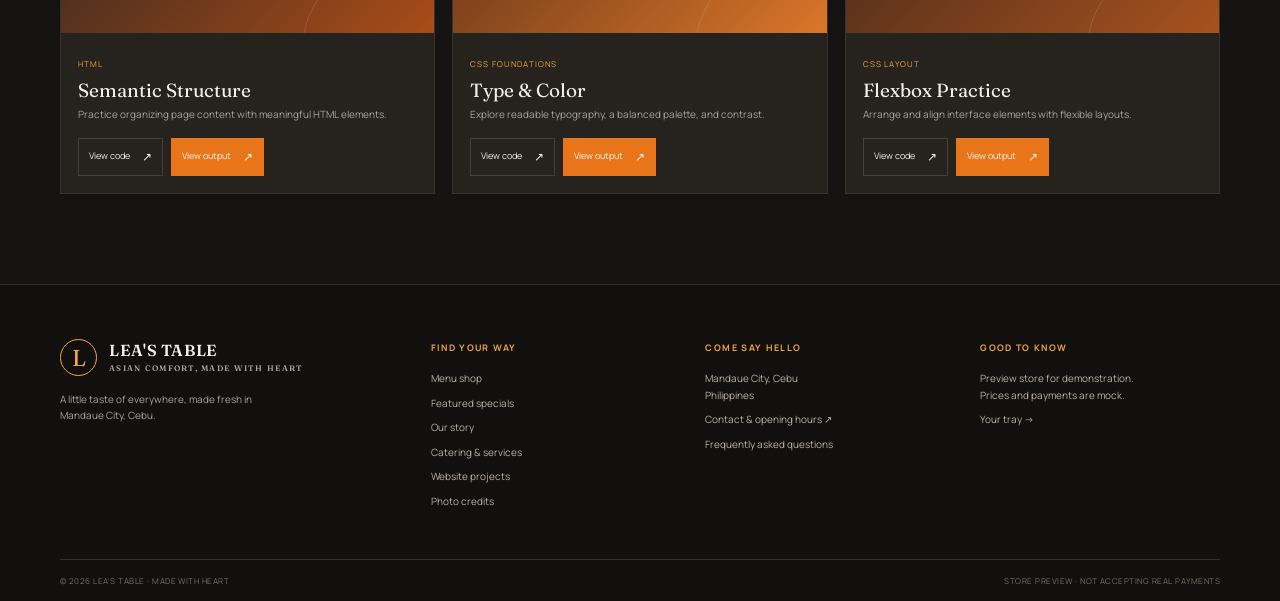
<file: portfolio.html>
<!doctype html>
<html lang="en">
<head>
  <meta charset="utf-8">
  <meta name="viewport" content="width=device-width, initial-scale=1">
  <meta name="description" content="Website project activities and coding exercises by Lea's Table.">
  <title>Website Projects — Lea's Table</title>
  <link rel="stylesheet" href="styles.css">
  <script src="site.js" defer></script>
</head>
<body>
  <div data-site-header></div>
  <main>
    <section class="page-hero">
      <div class="wrap">
        <p class="eyebrow">06 — Website projects</p>
        <h1>Learning by<br><em>making.</em></h1>
        <p>A collection of website activities and coding exercises. Replace the sample titles and each button’s <code>#</code> link with your project details, code, and live output address.</p>
      </div>
    </section>
    <div class="page-content wrap">
      <section class="project-section" data-gallery aria-labelledby="activities-title">
        <div class="section-heading">
          <div><p class="eyebrow">01 — Class projects</p><h2 id="activities-title">Activities</h2></div>
          <p>Website projects and larger activities from our learning journey.</p>
        </div>
        <div class="gallery-controls">
          <p data-gallery-page aria-live="polite"></p>
          <div class="gallery-buttons">
            <button type="button" data-gallery-prev aria-label="Previous activities">← Previous</button>
            <button type="button" data-gallery-next aria-label="Next activities">Next →</button>
          </div>
        </div>
        <div class="gallery-grid">
          <article class="gallery-card">
            <div class="project-preview preview-peach" aria-hidden="true"><div class="preview-top"><span>WEB PROJECT</span><b>01</b></div><div class="preview-content"><small>ACTIVITY 01</small><strong>Landing page<br>design</strong><i></i><div class="preview-lines"><span></span><span></span><span></span></div></div></div>
            <div class="gallery-caption"><small>WEBSITE DESIGN</small><h3>Landing Page</h3><p>A first look at layout, hierarchy, and a clear call to action.</p><div class="project-actions"><a class="project-button" href="#">View code <span>↗</span></a><a class="project-button project-button-accent" href="#">View output <span>↗</span></a></div></div>
          </article>
          <article class="gallery-card">
            <div class="project-preview preview-sage" aria-hidden="true"><div class="preview-top"><span>WEB PROJECT</span><b>02</b></div><div class="preview-content"><small>ACTIVITY 02</small><strong>Personal<br>portfolio</strong><i></i><div class="preview-lines"><span></span><span></span><span></span></div></div></div>
            <div class="gallery-caption"><small>PERSONAL WEBSITE</small><h3>About Me</h3><p>A personal page for introducing the maker and their interests.</p><div class="project-actions"><a class="project-button" href="#">View code <span>↗</span></a><a class="project-button project-button-accent" href="#">View output <span>↗</span></a></div></div>
          </article>
          <article class="gallery-card">
            <div class="project-preview preview-lilac" aria-hidden="true"><div class="preview-top"><span>WEB PROJECT</span><b>03</b></div><div class="preview-content"><small>ACTIVITY 03</small><strong>Small business<br>website</strong><i></i><div class="preview-lines"><span></span><span></span><span></span></div></div></div>
            <div class="gallery-caption"><small>BUSINESS WEBSITE</small><h3>Local Business</h3><p>A multi-section website concept for a neighborhood business.</p><div class="project-actions"><a class="project-button" href="#">View code <span>↗</span></a><a class="project-button project-button-accent" href="#">View output <span>↗</span></a></div></div>
          </article>
          <article class="gallery-card">
            <div class="project-preview preview-blue" aria-hidden="true"><div class="preview-top"><span>WEB PROJECT</span><b>04</b></div><div class="preview-content"><small>ACTIVITY 04</small><strong>Product<br>showcase</strong><i></i><div class="preview-lines"><span></span><span></span><span></span></div></div></div>
            <div class="gallery-caption"><small>PRODUCT PAGE</small><h3>Product Showcase</h3><p>A focused product page with details and a simple action.</p><div class="project-actions"><a class="project-button" href="#">View code <span>↗</span></a><a class="project-button project-button-accent" href="#">View output <span>↗</span></a></div></div>
          </article>
          <article class="gallery-card">
            <div class="project-preview preview-rose" aria-hidden="true"><div class="preview-top"><span>WEB PROJECT</span><b>05</b></div><div class="preview-content"><small>ACTIVITY 05</small><strong>Event<br>invitation</strong><i></i><div class="preview-lines"><span></span><span></span><span></span></div></div></div>
            <div class="gallery-caption"><small>EVENT WEBSITE</small><h3>Event Invitation</h3><p>A polished event page with the essential details at a glance.</p><div class="project-actions"><a class="project-button" href="#">View code <span>↗</span></a><a class="project-button project-button-accent" href="#">View output <span>↗</span></a></div></div>
          </article>
          <article class="gallery-card">
            <div class="project-preview preview-gold" aria-hidden="true"><div class="preview-top"><span>WEB PROJECT</span><b>06</b></div><div class="preview-content"><small>ACTIVITY 06</small><strong>Creative<br>gallery</strong><i></i><div class="preview-lines"><span></span><span></span><span></span></div></div></div>
            <div class="gallery-caption"><small>CREATIVE WEBSITE</small><h3>Creative Gallery</h3><p>A visual-first page for sharing creative work and ideas.</p><div class="project-actions"><a class="project-button" href="#">View code <span>↗</span></a><a class="project-button project-button-accent" href="#">View output <span>↗</span></a></div></div>
          </article>
        </div>
      </section>

      <section class="project-section" data-gallery aria-labelledby="exercises-title">
        <div class="section-heading">
          <div><p class="eyebrow">02 — Practice work</p><h2 id="exercises-title">Exercises</h2></div>
          <p>Small focused exercises for practicing the building blocks of the web.</p>
        </div>
        <div class="gallery-controls">
          <p data-gallery-page aria-live="polite"></p>
          <div class="gallery-buttons">
            <button type="button" data-gallery-prev aria-label="Previous exercises">← Previous</button>
            <button type="button" data-gallery-next aria-label="Next exercises">Next →</button>
          </div>
        </div>
        <div class="gallery-grid">
          <article class="gallery-card">
            <div class="project-preview preview-blue" aria-hidden="true"><div class="preview-top"><span>CODE EXERCISE</span><b>01</b></div><div class="preview-content"><small>EXERCISE 01</small><strong>HTML<br>essentials</strong><i></i><div class="preview-lines"><span></span><span></span><span></span></div></div></div>
            <div class="gallery-caption"><small>HTML</small><h3>Semantic Structure</h3><p>Practice organizing page content with meaningful HTML elements.</p><div class="project-actions"><a class="project-button" href="#">View code <span>↗</span></a><a class="project-button project-button-accent" href="#">View output <span>↗</span></a></div></div>
          </article>
          <article class="gallery-card">
            <div class="project-preview preview-peach" aria-hidden="true"><div class="preview-top"><span>CODE EXERCISE</span><b>02</b></div><div class="preview-content"><small>EXERCISE 02</small><strong>Type &amp;<br>color</strong><i></i><div class="preview-lines"><span></span><span></span><span></span></div></div></div>
            <div class="gallery-caption"><small>CSS FOUNDATIONS</small><h3>Type &amp; Color</h3><p>Explore readable typography, a balanced palette, and contrast.</p><div class="project-actions"><a class="project-button" href="#">View code <span>↗</span></a><a class="project-button project-button-accent" href="#">View output <span>↗</span></a></div></div>
          </article>
          <article class="gallery-card">
            <div class="project-preview preview-sage" aria-hidden="true"><div class="preview-top"><span>CODE EXERCISE</span><b>03</b></div><div class="preview-content"><small>EXERCISE 03</small><strong>Flexbox<br>layout</strong><i></i><div class="preview-lines"><span></span><span></span><span></span></div></div></div>
            <div class="gallery-caption"><small>CSS LAYOUT</small><h3>Flexbox Practice</h3><p>Arrange and align interface elements with flexible layouts.</p><div class="project-actions"><a class="project-button" href="#">View code <span>↗</span></a><a class="project-button project-button-accent" href="#">View output <span>↗</span></a></div></div>
          </article>
          <article class="gallery-card">
            <div class="project-preview preview-gold" aria-hidden="true"><div class="preview-top"><span>CODE EXERCISE</span><b>04</b></div><div class="preview-content"><small>EXERCISE 04</small><strong>Grid<br>gallery</strong><i></i><div class="preview-lines"><span></span><span></span><span></span></div></div></div>
            <div class="gallery-caption"><small>CSS GRID</small><h3>Grid Gallery</h3><p>Build a tidy card layout that adapts to different screens.</p><div class="project-actions"><a class="project-button" href="#">View code <span>↗</span></a><a class="project-button project-button-accent" href="#">View output <span>↗</span></a></div></div>
          </article>
          <article class="gallery-card">
            <div class="project-preview preview-lilac" aria-hidden="true"><div class="preview-top"><span>CODE EXERCISE</span><b>05</b></div><div class="preview-content"><small>EXERCISE 05</small><strong>Responsive<br>design</strong><i></i><div class="preview-lines"><span></span><span></span><span></span></div></div></div>
            <div class="gallery-caption"><small>RESPONSIVE CSS</small><h3>Small Screen Layout</h3><p>Adjust a page for comfortable use on phones and tablets.</p><div class="project-actions"><a class="project-button" href="#">View code <span>↗</span></a><a class="project-button project-button-accent" href="#">View output <span>↗</span></a></div></div>
          </article>
          <article class="gallery-card">
            <div class="project-preview preview-rose" aria-hidden="true"><div class="preview-top"><span>CODE EXERCISE</span><b>06</b></div><div class="preview-content"><small>EXERCISE 06</small><strong>Button<br>interactions</strong><i></i><div class="preview-lines"><span></span><span></span><span></span></div></div></div>
            <div class="gallery-caption"><small>JAVASCRIPT</small><h3>Interactive Buttons</h3><p>Add simple, helpful interactions to a web interface.</p><div class="project-actions"><a class="project-button" href="#">View code <span>↗</span></a><a class="project-button project-button-accent" href="#">View output <span>↗</span></a></div></div>
          </article>
        </div>
      </section>
    </div>
  </main>
  <div data-site-footer></div>
</body>
</html>
</file>
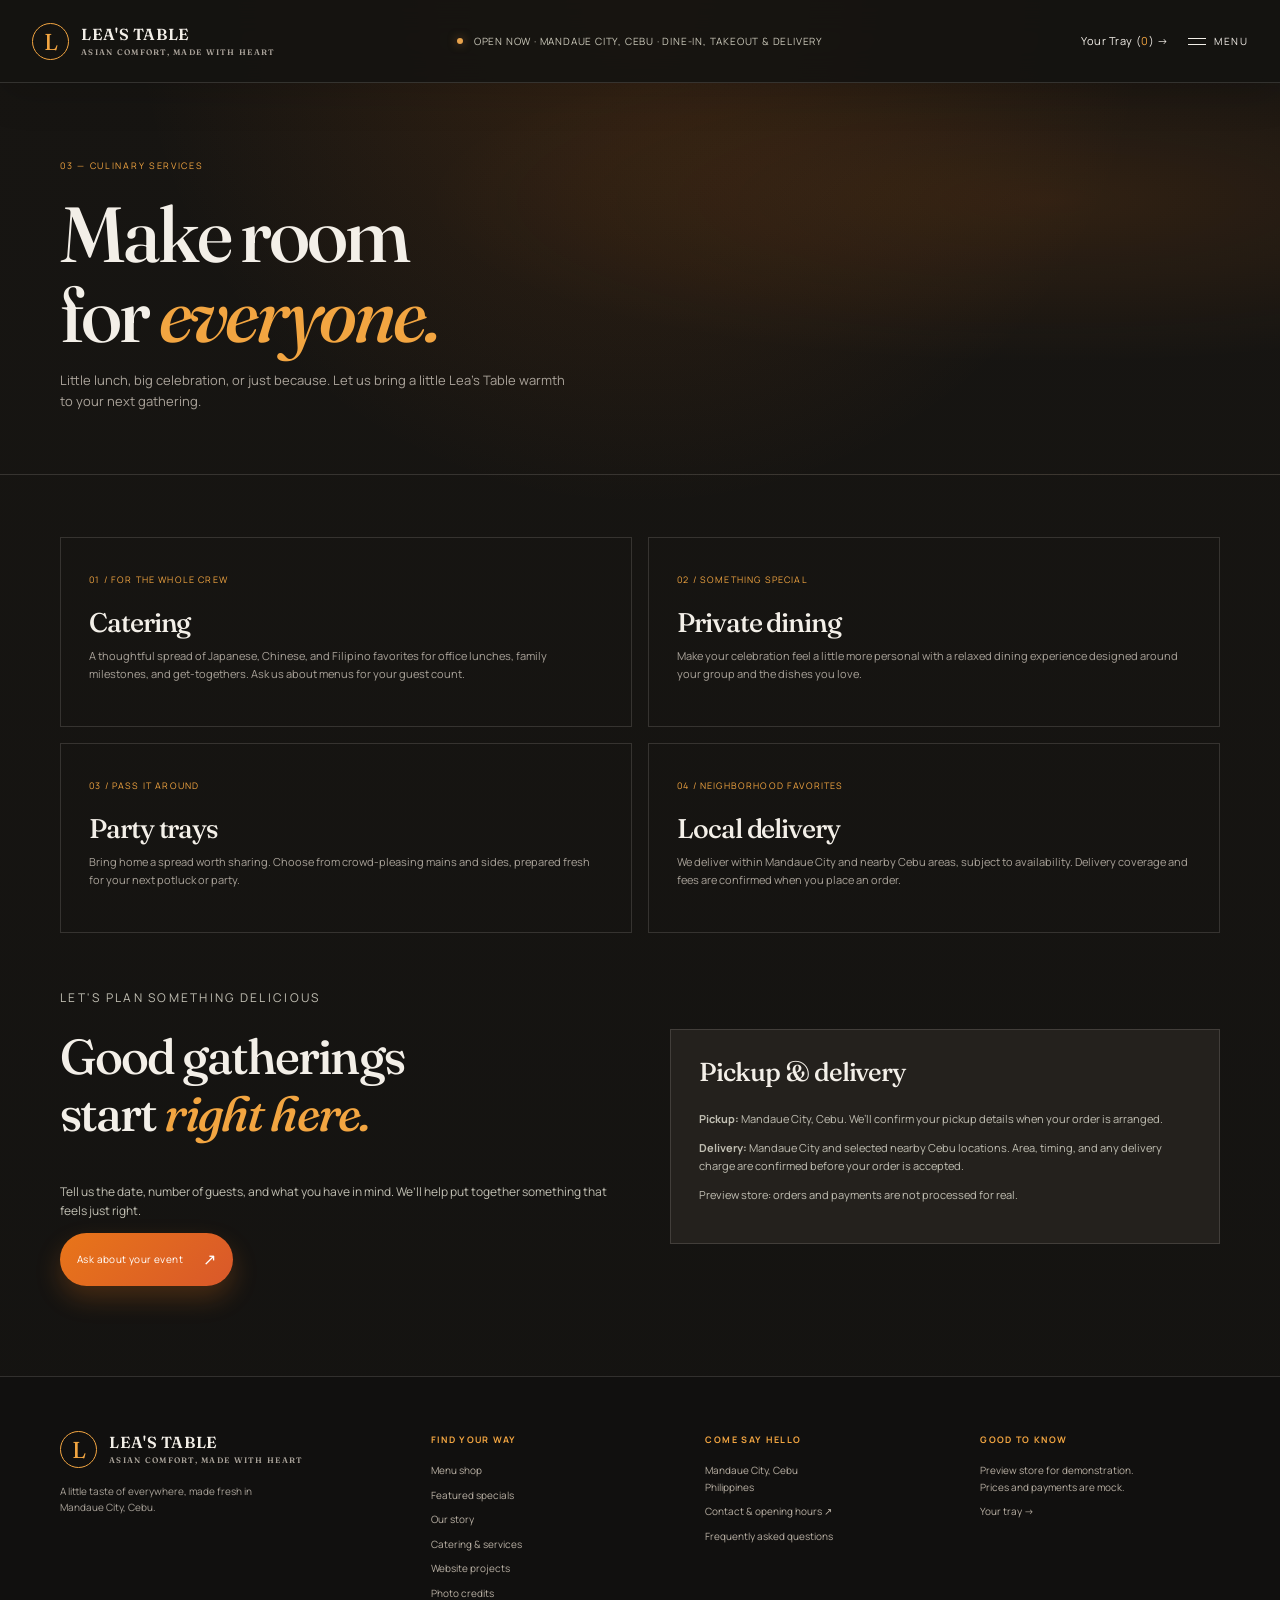
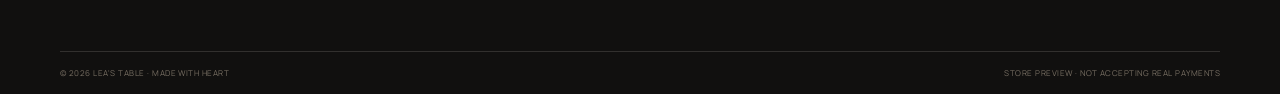
<file: services.html>
<!doctype html>
<html lang="en"><head><meta charset="utf-8"><meta name="viewport" content="width=device-width, initial-scale=1"><meta name="description" content="Catering, private dining, party trays, and local delivery by Lea's Table."><title>Culinary Services — Lea's Table</title><link rel="stylesheet" href="styles.css"><script src="site.js" defer></script></head>
<body><div data-site-header></div><main>
  <section class="page-hero"><div class="wrap"><p class="eyebrow">03 — Culinary services</p><h1>Make room<br>for <em>everyone.</em></h1><p>Little lunch, big celebration, or just because. Let us bring a little Lea's Table warmth to your next gathering.</p></div></section>
  <section class="page-content wrap"><div class="service-grid">
    <article class="service-card"><small>01 / FOR THE WHOLE CREW</small><h2>Catering</h2><p>A thoughtful spread of Japanese, Chinese, and Filipino favorites for office lunches, family milestones, and get-togethers. Ask us about menus for your guest count.</p></article>
    <article class="service-card"><small>02 / SOMETHING SPECIAL</small><h2>Private dining</h2><p>Make your celebration feel a little more personal with a relaxed dining experience designed around your group and the dishes you love.</p></article>
    <article class="service-card"><small>03 / PASS IT AROUND</small><h2>Party trays</h2><p>Bring home a spread worth sharing. Choose from crowd-pleasing mains and sides, prepared fresh for your next potluck or party.</p></article>
    <article class="service-card"><small>04 / NEIGHBORHOOD FAVORITES</small><h2>Local delivery</h2><p>We deliver within Mandaue City and nearby Cebu areas, subject to availability. Delivery coverage and fees are confirmed when you place an order.</p></article>
  </div><div class="content-grid" style="margin-top:55px"><div><p class="eyebrow">Let's plan something delicious</p><h2>Good gatherings<br>start <em>right here.</em></h2><p>Tell us the date, number of guests, and what you have in mind. We’ll help put together something that feels just right.</p><a class="button button-red" href="contact.html">Ask about your event <span>↗</span></a></div><aside class="info-panel"><h2>Pickup & delivery</h2><p><strong>Pickup:</strong> Mandaue City, Cebu. We’ll confirm your pickup details when your order is arranged.</p><p><strong>Delivery:</strong> Mandaue City and selected nearby Cebu locations. Area, timing, and any delivery charge are confirmed before your order is accepted.</p><p>Preview store: orders and payments are not processed for real.</p></aside></div></section>
</main><div data-site-footer></div></body></html>
</file>
<file: styles.css>
@import url('https://fonts.googleapis.com/css2?family=Fraunces:ital,opsz,wght@0,9..144,400..700;1,9..144,400..700&family=Manrope:wght@400;500;600;700&display=swap');

:root{--ink:#141311;--paper:#f3efe8;--cream:#e8dfd3;--muted:#aaa39a;--red:#e87519;--gold:#f2a541;--line:rgba(243,239,232,.14);--serif:'Fraunces',Georgia,serif;--sans:'Manrope',Arial,sans-serif}
*{box-sizing:border-box}
html{scroll-behavior:smooth;scroll-padding-top:100px}
body{margin:0;background:radial-gradient(circle at top,rgba(232,117,25,.15),transparent 28%),linear-gradient(180deg,#171512 0%,#141311 100%);color:var(--paper);font-family:var(--sans);font-size:14px;line-height:1.65}
body.drawer-open{overflow:hidden}
a{color:inherit;text-decoration:none}
button,input,textarea,select{font:inherit}
button{color:inherit}
img{display:block;max-width:100%}
.wrap{width:min(1160px,calc(100% - 64px));margin-inline:auto}
.site-header{position:sticky;top:0;z-index:20;background:rgba(20,19,17,.9);border-bottom:1px solid var(--line);backdrop-filter:blur(16px);box-shadow:0 10px 40px rgba(0,0,0,.15)}
.header-inner{height:82px;width:min(1320px,calc(100% - 64px));margin:auto;display:grid;grid-template-columns:1fr 1.5fr 1fr;align-items:center}
.brand{display:flex;align-items:center;gap:12px;width:max-content}
.brand-mark{width:37px;height:37px;border:1px solid var(--gold);border-radius:50%;display:grid;place-items:center;color:var(--gold);font-family:var(--serif);font-size:23px}
.brand-name{font-family:var(--serif);font-weight:600;letter-spacing:.04em;font-size:16px;line-height:1.15}
.brand-tag{display:block;color:var(--muted);font-size:8px;letter-spacing:.16em;text-transform:uppercase;margin-top:4px}
.header-status{text-align:center;color:#cbc9ba;font-size:10px;letter-spacing:.08em}
.header-status i{display:inline-block;width:6px;height:6px;background:#e8a34c;border-radius:50%;margin-right:8px;vertical-align:1px;box-shadow:0 0 10px rgba(232,163,76,.5)}
.header-right{display:flex;justify-content:flex-end;align-items:center;gap:20px}
.tray-link{font-size:11px;letter-spacing:.05em}
.tray-link span{color:var(--gold)}
.menu-toggle{background:none;border:0;display:flex;align-items:center;gap:8px;cursor:pointer;font-size:10px;letter-spacing:.14em;text-transform:uppercase;padding:10px 0}
.menu-toggle .hamburger{display:grid;gap:5px;width:18px}
.menu-toggle .hamburger i{height:1px;background:var(--paper);display:block}
.side-nav{position:fixed;inset:0;z-index:30;background:rgba(10,9,8,.74);opacity:0;visibility:hidden;transition:.3s}
.side-nav.open{opacity:1;visibility:visible}
.nav-panel{position:absolute;right:0;top:0;height:100%;width:min(440px,100%);background:#211e1a;padding:40px 48px;transform:translateX(30px);transition:.3s;overflow:auto}
.side-nav.open .nav-panel{transform:translateX(0)}
.nav-top{display:flex;justify-content:space-between;align-items:center;margin-bottom:62px}
.nav-top p,.nav-kicker{font-size:10px;text-transform:uppercase;letter-spacing:.17em;color:var(--muted)}
.nav-close{width:34px;height:34px;border:1px solid var(--line);background:transparent;cursor:pointer;font-size:20px}
.nav-list{list-style:none;padding:0;margin:0}
.nav-list li{border-bottom:1px solid var(--line)}
.nav-list a{display:flex;align-items:center;padding:11px 0;font-family:var(--serif);font-size:22px;transition:color .2s}
.nav-list a:hover{color:var(--gold)}
.nav-list small{font-family:var(--sans);font-size:10px;color:var(--gold);letter-spacing:.08em;width:40px}
.nav-note{margin-top:30px;color:var(--muted);font-size:12px}
.hero{min-height:630px;display:grid;grid-template-columns:1fr 1.02fr;align-items:center;gap:52px;padding-top:55px;padding-bottom:72px;position:relative}
.hero::before{content:"";position:absolute;inset:12px;border:1px solid rgba(242,165,65,.18);border-radius:18px;pointer-events:none}
.hero-copy{min-width:0;padding:0 18px 0 34px}
.eyebrow{font-size:9px;letter-spacing:.19em;text-transform:uppercase;color:var(--gold);display:flex;align-items:center;gap:10px;margin:0 0 20px}
.eyebrow-line{height:1px;width:26px;background:var(--gold)}
h1,h2,h3,p{margin-top:0}
h1,h2{font-family:var(--serif);font-weight:500;letter-spacing:-.04em}
h1{font-size:clamp(54px,7vw,87px);line-height:1.03;margin-bottom:24px}
h1 em,h2 em,blockquote em,.photo-label em{font-weight:500;color:var(--gold)}    
.hero-intro{max-width:380px;color:#c1bfb3;font-size:14px;line-height:1.9;margin-bottom:30px}
.hero-actions{display:flex;align-items:center;gap:24px}
.button{display:inline-flex;align-items:center;gap:20px;padding:13px 17px;font-size:10px;letter-spacing:.04em;transition:transform .2s,background .2s,box-shadow .2s;border-radius:999px}
.button:hover{transform:translateY(-2px)}
.button-red{background:linear-gradient(135deg,var(--red),#d9582a);color:white;box-shadow:0 12px 26px rgba(232,117,25,.24)}
.button-red:hover{background:linear-gradient(135deg,#e97d3a,#d9582a)}
.button span{font-size:16px}
.text-link{font-size:10px;border-bottom:1px solid rgba(244,239,229,.42);padding:4px 0}
.text-link span{color:var(--gold);padding-left:6px}
.hero-note{display:flex;align-items:center;gap:13px;color:var(--muted);font-size:10px;line-height:1.65;margin-top:57px}
.hero-note strong{color:#e2ded1;font-weight:500}
.note-stars{color:var(--red);font-size:25px}
.hero-art{position:relative;min-height:475px;filter:drop-shadow(0 30px 55px rgba(0,0,0,.38))}
.hero-photo{position:absolute;inset:0 18px 22px 0;width:calc(100% - 18px);height:calc(100% - 22px);object-fit:cover;filter:saturate(.8) contrast(1.05);clip-path:polygon(5% 0,100% 0,100% 95%,0 100%,0 7%);border-radius:18px}
.hero-art:after{content:"";position:absolute;inset:0 18px 22px 0;pointer-events:none;background:linear-gradient(0deg,rgba(16,14,12,.54),transparent 40%),linear-gradient(90deg,rgba(16,14,12,.1),transparent);border-radius:18px}
.photo-stamp{position:absolute;z-index:2;right:0;top:30px;background:linear-gradient(135deg,#f8cc7d,#d88f2b);color:var(--ink);width:83px;height:83px;display:flex;flex-direction:column;align-items:center;justify-content:center;transform:rotate(7deg);font-size:9px;line-height:1.3;text-align:center;letter-spacing:.1em;border:1px solid rgba(20,19,17,.15);box-shadow:0 18px 25px rgba(218,138,45,.2)}
.photo-stamp b{font-size:18px;line-height:1.1}
.hero-caption{position:absolute;z-index:2;bottom:2px;left:8px;right:22px;display:flex;justify-content:space-between;align-items:center;text-transform:uppercase;font-size:8px;letter-spacing:.15em;color:#d4c9b8}
.hero-controls{display:flex;gap:6px;margin-top:-7px}
.hero-controls button{width:24px;height:24px;background:rgba(20,19,17,.82);border:1px solid rgba(243,239,232,.35);font-size:12px;line-height:1;cursor:pointer;border-radius:50%}
.hero-controls button:hover{border-color:var(--gold);color:var(--gold)}
.special-section{padding-top:20px}
.photo-label{position:absolute;z-index:2;left:-32px;bottom:75px;font-family:var(--serif);font-size:26px;line-height:1.2}
.hero-scroll{position:absolute;bottom:27px;left:0;display:flex;align-items:center;gap:9px;color:#a6a396;font-size:8px;letter-spacing:.17em}
.hero-scroll span{height:1px;width:25px;background:var(--gold)}
.ticker{overflow:hidden;border-block:1px solid var(--line);background:linear-gradient(90deg,#1d1a17,#161310 50%,#201d1a)}
.ticker-inner{width:max-content;display:flex;align-items:center;gap:42px;padding:15px 0;animation:ticker 35s linear infinite}
.ticker-inner span{font-family:var(--serif);font-size:15px;color:#d0ccbf;font-style:italic}
.ticker-inner b{font-size:12px;color:var(--red)}
@keyframes ticker{to{transform:translateX(-35%)}}
.experience{padding-top:58px;padding-bottom:18px}
.experience-head{display:flex;justify-content:space-between;align-items:end;gap:30px;margin-bottom:28px}
.experience-head h2{font-size:clamp(34px,4vw,54px);margin:0}
.experience-head p:last-child{max-width:390px;color:var(--muted);font-size:12px;margin:0}
.experience-grid{display:grid;grid-template-columns:repeat(3,1fr);gap:22px}
.experience-card{background:linear-gradient(180deg,rgba(40,33,29,.9),rgba(25,22,20,.9));border:1px solid rgba(243,239,232,.09);border-radius:22px;padding:24px 22px 26px;min-height:190px;box-shadow:0 18px 30px rgba(0,0,0,.1);transition:transform .25s ease,border-color .25s ease,box-shadow .25s ease}
.experience-card:hover{transform:translateY(-6px);border-color:rgba(242,165,65,.44);box-shadow:0 28px 36px rgba(0,0,0,.14)}
.accent-card{background:linear-gradient(135deg,rgba(114,59,25,.36),rgba(34,29,24,.95));border-color:rgba(242,165,65,.28)}
.card-icon{display:inline-flex;align-items:center;justify-content:center;width:36px;height:36px;border-radius:50%;background:rgba(242,165,65,.14);border:1px solid rgba(242,165,65,.35);font-size:10px;letter-spacing:.1em;color:var(--gold);margin-bottom:18px}
.experience-card h3{font-family:var(--serif);font-size:26px;line-height:1.15;margin-bottom:10px}
.experience-card p{font-size:12px;color:#b9b1a6;margin:0}
.section{padding-top:110px;padding-bottom:110px}
.section-heading{display:flex;justify-content:space-between;align-items:end;margin-bottom:42px}
.section-heading h2,.feature-copy h2{font-size:clamp(42px,5vw,63px);line-height:1.08;margin:0}
.section-heading>p{max-width:310px;color:var(--muted);font-size:12px;margin:0 0 5px}
.menu-controls{display:flex;gap:9px;margin-bottom:26px;flex-wrap:wrap}
.filter-chip{background:none;color:#b7afa2;border:1px solid var(--line);font-size:10px;padding:8px 13px;cursor:pointer;transition:.2s;border-radius:999px}
.filter-chip span{font-size:8px;color:var(--gold);padding-left:5px}
.filter-chip:hover,.filter-chip.active{background:var(--paper);border-color:var(--paper);color:var(--ink)}
.food-grid{display:grid;grid-template-columns:repeat(3,1fr);gap:30px 20px}
.food-card{min-width:0;border:1px solid rgba(243,239,232,.08);border-radius:18px;overflow:hidden;background:rgba(35,30,27,.4);transition:transform .25s ease,box-shadow .25s ease,border-color .25s ease}
.food-card:hover{transform:translateY(-6px);border-color:rgba(242,165,65,.3);box-shadow:0 20px 24px rgba(0,0,0,.12)}
.food-card.hidden{display:none}
.food-image{position:relative;height:220px;background:#29241e;overflow:hidden;border-bottom:1px solid rgba(243,239,232,.06)}
.food-image img{width:100%;height:100%;object-fit:cover;filter:saturate(.78);transition:transform .5s}
.food-card:hover .food-image img{transform:scale(1.05)}
.food-category,.food-number{position:absolute;top:12px;font-size:8px;letter-spacing:.1em}
.food-category{left:12px;background:rgba(20,19,17,.88);padding:6px 8px;color:#e7e2d6;border-radius:999px}
.food-number{right:12px;color:white}
.food-info{padding:14px 0 4px;display:flex;justify-content:space-between;gap:8px;padding-inline:14px 12px}
.food-info h3{font-family:var(--serif);font-weight:500;font-size:17px;margin:0 0 3px}
.food-info p{color:var(--muted);font-size:10px;margin-bottom:5px}
.food-tags{color:#c3a36b;font-size:8px}
.food-buy{display:flex;align-items:center;gap:13px;align-self:start;padding-top:2px}
.food-buy strong{font-size:12px;white-space:nowrap;font-weight:500}
.add-button{width:27px;height:27px;border:1px solid var(--gold);color:var(--gold);background:transparent;font-size:18px;line-height:1;cursor:pointer;transition:.2s;border-radius:50%}
.add-button:hover{background:var(--gold);color:var(--ink)}
.menu-bottom{border-top:1px solid var(--line);margin-top:38px;padding-top:18px;display:flex;justify-content:space-between;align-items:center}
.menu-bottom p{font-family:var(--serif);font-style:italic;color:#c5bcae;margin:0;font-size:13px}
.feature-band{display:grid;grid-template-columns:1fr 1fr;background:linear-gradient(135deg,#2a231d,#1b1714);min-height:460px;position:relative;overflow:hidden;border-top:1px solid var(--line);border-bottom:1px solid var(--line)}
.feature-band:before{content:"";position:absolute;inset:0;background:radial-gradient(circle at 30% 50%,rgba(232,117,25,.12),transparent 33%);pointer-events:none}
.feature-image{min-height:460px;overflow:hidden}
.feature-image img{height:100%;width:100%;object-fit:cover;filter:saturate(.7)}
.feature-copy{align-self:center;max-width:560px;padding:70px 12% 70px 11%;position:relative;z-index:1}
.feature-copy h2{margin-bottom:20px}
.feature-copy>p:not(.eyebrow){font-size:12px;color:var(--muted);max-width:330px;margin-bottom:25px}
.button-outline{border:1px solid rgba(244,239,229,.36);background:rgba(255,255,255,.02)}
.button-outline:hover{background:var(--paper);color:var(--ink)}
.feature-aside{position:absolute;right:8%;bottom:27px;font-family:var(--serif);font-style:italic;font-size:12px;color:var(--gold);line-height:1.35;transform:rotate(-7deg)}
.quote-section{padding:105px 0 115px;text-align:center;position:relative}
.quote-mark{font-family:var(--serif);font-size:65px;color:var(--red);line-height:1}
blockquote{font-family:var(--serif);font-size:clamp(30px,4vw,47px);line-height:1.3;margin:10px auto 28px}
.quote-credit{display:flex;justify-content:center;align-items:center;gap:11px;text-align:left;font-size:8px;letter-spacing:.13em;color:var(--muted);line-height:1.8}
.credit-line{width:25px;height:1px;background:var(--gold)}
.quote-credit b{font-weight:500;color:#e0d6c9}
.site-footer{border-top:1px solid var(--line);background:#11100f}
.footer-main{padding:54px 0 42px;display:grid;grid-template-columns:1.4fr 1fr 1fr 1fr;gap:35px}
.footer-intro p{max-width:225px;margin-top:15px;color:var(--muted);font-size:10px}
.footer-col h3{font-size:9px;letter-spacing:.15em;text-transform:uppercase;color:var(--gold);margin:2px 0 15px}
.footer-col a,.footer-col p{display:block;color:#b9b0a4;font-size:10px;margin-bottom:8px}
.footer-col a:hover{color:var(--paper)}
.footer-bottom{border-top:1px solid var(--line);padding:14px 0;display:flex;justify-content:space-between;color:#786f63;font-size:8px;letter-spacing:.06em}
.page-hero{padding:76px 0 62px;border-bottom:1px solid var(--line);background:radial-gradient(ellipse at 82% 30%,rgba(232,117,25,.12),transparent 42%)}
.page-hero h1{font-size:clamp(48px,7vw,78px);margin-bottom:15px}
.page-hero p:last-child{max-width:520px;color:var(--muted);font-size:13px;margin:0}
.page-content{padding-top:62px;padding-bottom:90px}
.content-grid{display:grid;grid-template-columns:1fr 1fr;gap:60px;align-items:center}
.content-grid h2,.page-content h2{font-size:clamp(34px,4vw,49px);line-height:1.15}
.content-grid p,.prose p{font-size:12px;color:#c1bfb3}
.content-image{width:100%;height:360px;object-fit:cover}
.stat-row{display:flex;gap:36px;margin-top:28px}
.stat strong{display:block;font:30px var(--serif);color:var(--gold)}
.stat span{font-size:9px;color:var(--muted)}
.timeline{margin-top:52px;border-top:1px solid var(--line)}
.timeline-row{display:grid;grid-template-columns:120px 1fr;gap:25px;padding:22px 0;border-bottom:1px solid var(--line)}
.timeline-row time{color:var(--gold);font-size:11px}
.timeline-row h3{font:20px var(--serif);margin:0 0 5px}
.timeline-row p{font-size:11px;color:var(--muted);margin:0}
.org-chart{max-width:720px;margin:38px auto 0;text-align:center}
.org-person{display:inline-block;min-width:190px;padding:16px 25px;background:#24211d;border:1px solid var(--line)}
.org-person.lead{border-color:var(--gold);background:#2b241c}
.org-person strong{display:block;font:17px var(--serif)}
.org-person span{font-size:9px;color:var(--gold);letter-spacing:.1em;text-transform:uppercase}
.org-line{height:35px;width:1px;background:var(--gold);margin:auto}
.org-branches{height:1px;max-width:620px;background:var(--line);margin:auto}
.org-grid{display:grid;grid-template-columns:repeat(4,1fr);gap:12px}
.org-grid .org-person{min-width:0;width:100%;margin-top:0}
.service-grid{display:grid;grid-template-columns:repeat(2,1fr);gap:16px}
.service-card{border:1px solid var(--line);padding:28px;min-height:190px}
.service-card small{color:var(--gold);letter-spacing:.13em;font-size:9px}
.service-card h2{font-size:27px;margin:18px 0 8px}
.service-card p{color:var(--muted);font-size:11px;margin:0}
.info-panel{border:1px solid var(--line);padding:28px;background:#24211d}
.info-panel h2{font-size:26px}
.info-panel p{color:#c1bfb3;font-size:11px}
.contact-form,.checkout-form{display:grid;gap:14px}
.form-row{display:grid;grid-template-columns:1fr 1fr;gap:13px}
.field label{display:block;color:#c9c0b3;font-size:9px;letter-spacing:.08em;margin-bottom:6px}
.field input,.field textarea,.field select{width:100%;background:#24211d;border:1px solid var(--line);color:var(--paper);padding:11px 12px;outline:none}
.field input:focus,.field textarea:focus,.field select:focus{border-color:var(--gold)}
.field textarea{min-height:115px;resize:vertical}
.form-status{font-size:11px;color:#b5c990;min-height:18px}
.faq-list{max-width:820px}
.faq-item{border-bottom:1px solid var(--line)}
.faq-item summary{font-family:var(--serif);font-size:19px;padding:19px 30px 19px 0;cursor:pointer;list-style:none;position:relative}
.faq-item summary::-webkit-details-marker{display:none}
.faq-item summary:after{content:"+";position:absolute;right:4px;color:var(--gold);font:20px var(--sans)}
.faq-item[open] summary:after{content:"−"}
.faq-item p{font-size:11px;color:var(--muted);max-width:670px;margin:0 0 20px}
.gallery-controls{display:flex;justify-content:space-between;align-items:center;margin-bottom:22px}
.gallery-controls p{margin:0;color:var(--muted);font-size:10px}
.gallery-buttons{display:flex;gap:8px}
.gallery-buttons button{border:1px solid var(--line);background:transparent;padding:8px 13px;font-size:10px;cursor:pointer}
.gallery-buttons button:hover{border-color:var(--gold);color:var(--gold)}
.gallery-grid{display:grid;grid-template-columns:repeat(3,1fr);gap:17px}
.gallery-card{background:#26221d;border:1px solid rgba(243,239,232,.08)}
.gallery-caption{padding:17px}
.gallery-caption small{color:var(--gold);font-size:8px;letter-spacing:.12em;text-transform:uppercase}
.gallery-caption h3{font:19px var(--serif);margin:5px 0 4px}
.gallery-caption p{font-size:10px;color:var(--muted);margin:0}
.project-section+.project-section{margin-top:76px;padding-top:68px;border-top:1px solid var(--line)}
.project-section .section-heading{margin-bottom:26px}
.project-preview{height:220px;padding:15px 17px;overflow:hidden;color:#f1eee5;position:relative;background:#354039}
.project-preview:after{content:"";position:absolute;width:175px;height:175px;border:1px solid rgba(255,255,255,.13);border-radius:50%;right:-45px;bottom:-105px}
.preview-peach{background:linear-gradient(135deg,#542a16,#da762a)}
.preview-sage{background:linear-gradient(135deg,#39251a,#a8511e)}
.preview-lilac{background:linear-gradient(135deg,#39231b,#c86321)}
.preview-blue{background:linear-gradient(135deg,#292321,#a94c19)}
.preview-rose{background:linear-gradient(135deg,#402019,#c55320)}
.preview-gold{background:linear-gradient(135deg,#3b2b19,#d28a2d)}
.preview-top{display:flex;justify-content:space-between;font-size:8px;letter-spacing:.13em;opacity:.86}
.preview-top b{font-weight:500}
.preview-content{position:absolute;left:24px;top:62px;max-width:75%}
.preview-content small{display:block;font-size:7px;letter-spacing:.16em;opacity:.8;margin-bottom:7px}
.preview-content strong{display:block;font:25px/1.1 var(--serif);font-weight:500;letter-spacing:-.03em}
.preview-content>i{display:block;height:1px;width:32px;background:rgba(255,255,255,.75);margin-top:12px}
.preview-lines{display:flex;gap:5px;margin-top:12px}
.preview-lines span{display:block;height:3px;width:35px;background:rgba(255,255,255,.52);border-radius:5px}
.preview-lines span:nth-child(2){width:23px;opacity:.7}
.preview-lines span:nth-child(3){width:13px;opacity:.5}
.project-actions{display:flex;gap:8px;margin-top:15px}
.project-button{display:inline-flex;align-items:center;justify-content:space-between;gap:12px;padding:8px 10px;border:1px solid var(--line);font-size:9px;transition:background .2s,border-color .2s,color .2s}
.project-button:hover{border-color:var(--gold);color:var(--gold)}
.project-button span{font-size:12px}
.project-button-accent{background:var(--red);border-color:var(--red);color:#fff8ef}
.project-button-accent:hover{background:#d08771;border-color:#d08771;color:#fff}
.checkout-layout{display:grid;grid-template-columns:1.4fr .8fr;gap:30px;align-items:start}
.tray-list{border-top:1px solid var(--line)}
.tray-row{display:flex;align-items:center;justify-content:space-between;gap:15px;padding:15px 0;border-bottom:1px solid var(--line)}
.tray-row h3{font:17px var(--serif);margin:0}
.tray-row p{font-size:10px;color:var(--muted);margin:2px 0 0}
.quantity{display:flex;align-items:center;gap:10px}
.quantity button{background:transparent;border:1px solid var(--line);width:26px;height:26px;cursor:pointer}
.quantity button:hover{border-color:var(--gold);color:var(--gold)}
.summary-box{background:#24211d;padding:23px}
.summary-line{display:flex;justify-content:space-between;font-size:11px;color:#c4bbad;padding:7px 0}
.summary-total{border-top:1px solid var(--line);margin-top:8px;padding-top:15px;color:var(--paper);font-size:15px}
.empty-tray{color:var(--muted);font-size:12px;padding:25px 0}
.delivery-options{display:flex;gap:20px;padding:7px 0}
.delivery-options label,.payment-options label{font-size:11px;color:#c8bfb2}
.payment-options{display:grid;gap:11px;margin:20px 0}
.payment-options label{display:flex;gap:10px;align-items:center;border:1px solid var(--line);padding:15px;cursor:pointer}
.payment-options input{accent-color:var(--red)}
.payment-details{min-width:0;border:1px solid var(--line);background:#201c18;padding:18px;margin:0 0 20px}
.payment-details[hidden]{display:none}
.payment-details legend{padding:0 8px;color:var(--gold);font:20px var(--serif)}
.payment-details .field{margin-bottom:13px}
.payment-details .form-row .field{margin-bottom:0}
.detail-note{color:var(--muted);font-size:10px;margin:0 0 14px}
.payment-note{font-size:10px;color:var(--muted)}
.showcase-link{display:inline-flex;margin-top:22px;color:var(--gold);font-size:10px}
.notice{border-left:2px solid var(--gold);padding:12px 15px;color:#c1bfb3;background:#24211d;font-size:10px}
.button[disabled]{opacity:.5;pointer-events:none}
@media(max-width:850px){.header-inner{grid-template-columns:1fr 1fr;width:calc(100% - 40px)}.header-status{display:none}.hero{gap:25px;min-height:550px}.hero-art{min-height:390px}.food-image{height:190px}.food-grid{gap:26px 15px}.feature-copy{padding-inline:9%}.footer-main{grid-template-columns:1.2fr 1fr 1fr;gap:24px}.footer-col:last-child{display:none}}
@media(max-width:620px){.wrap{width:calc(100% - 38px)}.header-inner{height:69px;width:calc(100% - 34px)}.brand-mark{width:32px;height:32px;font-size:20px}.brand-name{font-size:14px}.brand-tag{font-size:7px}.header-right{gap:13px}.tray-link{font-size:9px}.menu-toggle{font-size:0}.menu-toggle .hamburger{width:20px}.nav-panel{padding:27px 27px}.nav-top{margin-bottom:40px}.nav-list a{font-size:20px}
.hero{grid-template-columns:minmax(0,1fr);padding-top:49px;padding-bottom:55px;gap:32px}.hero-copy{min-width:0}.hero h1{font-size:clamp(42px,11vw,61px)}.hero-intro{font-size:13px;max-width:350px}.hero-actions{flex-wrap:wrap;gap:16px}.hero-note{margin-top:33px}.hero-art{min-height:330px;margin-left:12px}.photo-label{font-size:22px;left:-12px;bottom:57px}.hero-scroll{bottom:15px}.section{padding-top:76px;padding-bottom:76px}.section-heading{display:block;margin-bottom:28px}.section-heading h2{margin-bottom:13px}.section-heading>p{font-size:11px}.menu-controls{gap:6px;overflow-x:auto;padding-bottom:5px}.filter-chip{white-space:nowrap;padding:8px 10px}.food-grid{grid-template-columns:repeat(2,minmax(0,1fr));gap:22px 11px}.food-image{height:150px}.food-info{display:block;padding-top:10px}.food-info h3{font-size:15px}.food-info p{font-size:9px;min-height:30px}.food-tags{font-size:8px}.food-buy{justify-content:space-between;padding-top:8px}.food-buy strong{font-size:11px}.menu-bottom{align-items:flex-start;gap:12px;flex-direction:column}.menu-bottom p{font-size:12px}.feature-band{grid-template-columns:1fr}.feature-image{min-height:260px;height:260px}.feature-copy{padding:45px 25px 65px}.feature-copy h2{font-size:46px}.feature-aside{right:24px;bottom:21px}.quote-section{padding:75px 0 82px}.quote-section blockquote{font-size:32px}.footer-main{padding:38px 0 25px;grid-template-columns:1fr 1fr;gap:24px}.footer-intro{grid-column:1/-1}.footer-col:last-child{display:block}.footer-bottom{font-size:7px;gap:10px}.page-hero{padding:54px 0 42px}.page-content{padding-top:42px;padding-bottom:65px}.content-grid{grid-template-columns:1fr;gap:28px}.content-image{height:270px}.stat-row{gap:22px}.timeline-row{grid-template-columns:70px 1fr;gap:12px}.org-grid{grid-template-columns:repeat(2,1fr)}.org-branches{display:none}.org-grid .org-person{margin-top:12px}.service-grid{grid-template-columns:1fr}.service-card{min-height:0;padding:23px}.form-row{grid-template-columns:1fr}.gallery-grid{grid-template-columns:1fr}.gallery-card{display:none}.gallery-card.current{display:block}.gallery-card.current:not(.gallery-lead){display:none}.gallery-card img{height:270px}.gallery-controls{align-items:flex-end}.checkout-layout{grid-template-columns:1fr}.checkout-layout .summary-box{order:-1}.gallery-buttons button{padding:8px 10px}}
@media(min-width:621px) and (max-width:850px){.gallery-grid{grid-template-columns:repeat(2,1fr)}}

@media(max-width:850px){
  .experience-head{align-items:flex-start;flex-direction:column;gap:12px}
  .experience-grid{grid-template-columns:repeat(2,minmax(0,1fr));gap:16px}
  .experience-card:last-child{grid-column:1/-1}
}

@media(max-width:620px){
  .experience{padding-top:44px;padding-bottom:8px}
  .experience-head{margin-bottom:22px}
  .experience-head h2{font-size:clamp(32px,9vw,44px)}
  .experience-grid{grid-template-columns:minmax(0,1fr);gap:13px}
  .experience-card:last-child{grid-column:auto}
  .experience-card{min-height:0;padding:21px 20px}
  .experience-card h3{font-size:24px}
}

@media(max-width:850px){
  .site-header .header-inner{grid-template-columns:minmax(0,1fr) auto}
  .header-right{gap:9px}
  .brand{min-width:0;gap:8px}
  .side-nav{overflow:hidden}
  .hero{grid-template-columns:minmax(0,1fr);min-height:0;gap:30px;padding:52px 0 64px}
  .hero-copy{padding:0 14px 0 30px}
  .hero-art{width:calc(100% - 24px);min-height:clamp(300px,52vw,430px);margin-left:12px}
  .hero-scroll{left:12px}
  .section-heading{display:block}
  .section-heading h2{margin-bottom:13px}
  .section-heading>p{font-size:11px}
  .food-grid{grid-template-columns:repeat(2,minmax(0,1fr))}
}

@media(max-width:620px){
  .hero{gap:28px;padding:46px 0 55px}
  .hero-copy{padding:0 16px 0 24px}
  .hero h1{font-size:clamp(36px,11vw,61px)}
  .hero-art{width:calc(100% - 18px);min-height:330px;margin-left:10px}
  .hero-scroll{left:12px}
  .food-grid{grid-template-columns:repeat(2,minmax(0,1fr))}
}

@media(max-width:380px){
  .site-header .header-inner{width:calc(100% - 26px)}
  .brand{gap:7px}
  .brand-mark{width:29px;height:29px;font-size:18px}
  .brand-name{font-size:12px}
  .brand-tag{font-size:6px;letter-spacing:.1em}
  .tray-link{font-size:8px}
  .header-right{gap:7px}
  .hero-copy{padding-left:22px;padding-right:16px}
  .hero h1{font-size:clamp(34px,10.5vw,42px)}
  .food-grid{grid-template-columns:minmax(0,1fr)}
  .food-image{height:190px}
  .footer-main{grid-template-columns:minmax(0,1fr)}
  .footer-intro{grid-column:auto}
}
</file>
